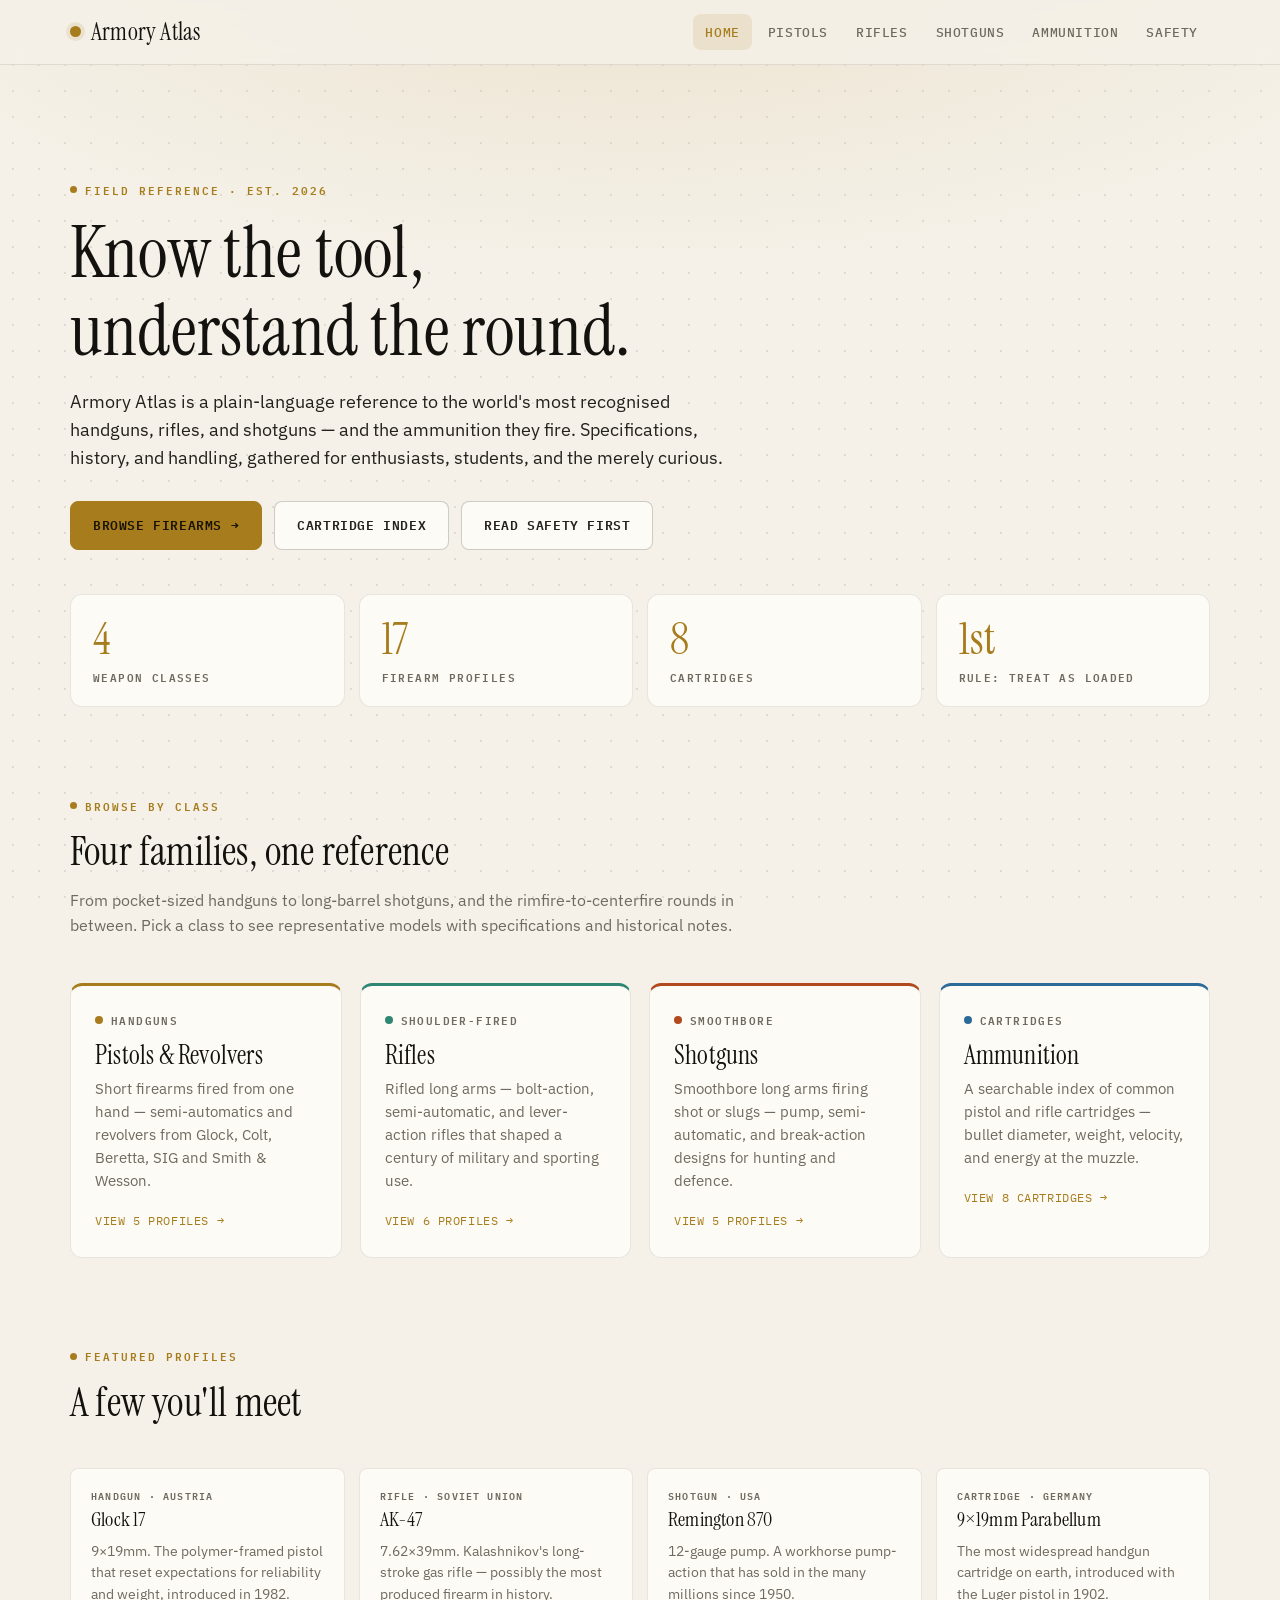
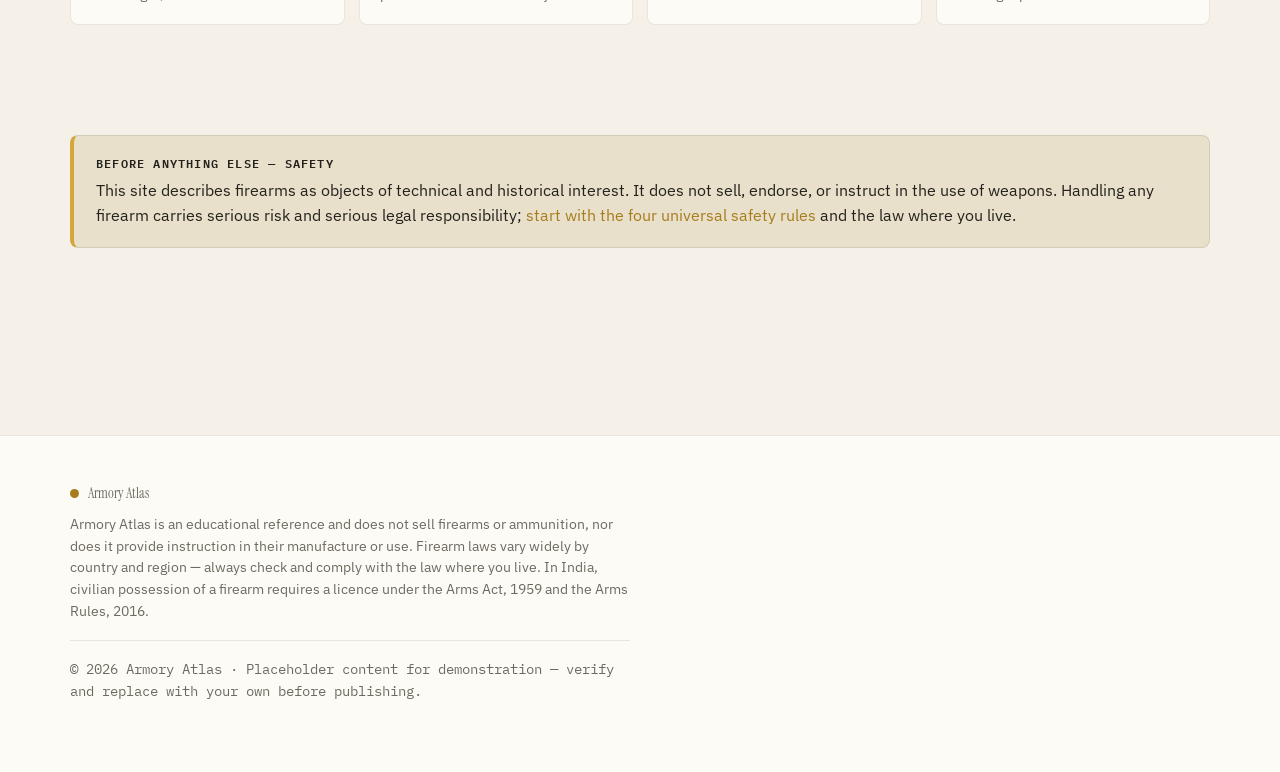
<file: index.html>
<!DOCTYPE html>
<html lang="en">
<head>
  <meta charset="UTF-8">
  <meta name="viewport" content="width=device-width, initial-scale=1.0">
  <title>Armory Atlas — A Reference Guide to Firearms & Ammunition</title>
  <meta name="description" content="An educational field reference covering handguns, rifles, shotguns, and the cartridges they fire — specs, history, and safe handling.">
  <link rel="preconnect" href="https://fonts.googleapis.com">
  <link rel="preconnect" href="https://fonts.gstatic.com" crossorigin>
  <link href="https://fonts.googleapis.com/css2?family=Instrument+Serif:ital@0;1&family=IBM+Plex+Sans:wght@400;500;600;700&family=IBM+Plex+Mono:wght@400;500;600&display=swap" rel="stylesheet">
  <link rel="stylesheet" href="assets/css/style.css">
</head>
<body>

  <header class="site-header">
    <div class="wrap header-inner">
      <a class="brand" href="index.html"><span class="brand__mark"></span>Armory Atlas</a>
      <nav class="nav" id="site-nav" aria-label="Primary navigation">
        <a href="index.html" class="is-active">Home</a>
        <a href="pistols.html">Pistols</a>
        <a href="rifles.html">Rifles</a>
        <a href="shotguns.html">Shotguns</a>
        <a href="ammunition.html">Ammunition</a>
        <a href="safety.html">Safety</a>
      </nav>
      <button class="nav-toggle" id="nav-toggle" aria-expanded="false" aria-controls="site-nav">Menu</button>
    </div>
  </header>

  <main>
    <!-- HERO -->
    <section class="hero">
      <div class="wrap">
        <span class="eyebrow">Field Reference · Est. 2026</span>
        <h1>Know the tool,<br>understand the round.</h1>
        <p class="lead">Armory Atlas is a plain-language reference to the world's most recognised handguns, rifles, and shotguns — and the ammunition they fire. Specifications, history, and handling, gathered for enthusiasts, students, and the merely curious.</p>
        <div class="hero__cta">
          <a class="btn btn--primary" href="pistols.html">Browse Firearms →</a>
          <a class="btn" href="ammunition.html">Cartridge Index</a>
          <a class="btn" href="safety.html">Read Safety First</a>
        </div>
      </div>
    </section>

    <!-- KPI -->
    <section class="section" style="padding-top:0">
      <div class="wrap">
        <div class="kpi-row">
          <div class="kpi-card fade" style="--i:0">
            <div class="kpi-card__value">4</div>
            <div class="kpi-card__label">Weapon Classes</div>
          </div>
          <div class="kpi-card fade" style="--i:1">
            <div class="kpi-card__value">17</div>
            <div class="kpi-card__label">Firearm Profiles</div>
          </div>
          <div class="kpi-card fade" style="--i:2">
            <div class="kpi-card__value">8</div>
            <div class="kpi-card__label">Cartridges</div>
          </div>
          <div class="kpi-card fade" style="--i:3">
            <div class="kpi-card__value">1st</div>
            <div class="kpi-card__label">Rule: Treat as Loaded</div>
          </div>
        </div>
      </div>
    </section>

    <!-- CATEGORIES -->
    <section class="section" style="padding-top:0">
      <div class="wrap">
        <div class="section-head">
          <span class="eyebrow">Browse by class</span>
          <h2>Four families, one reference</h2>
          <p class="muted">From pocket-sized handguns to long-barrel shotguns, and the rimfire-to-centerfire rounds in between. Pick a class to see representative models with specifications and historical notes.</p>
        </div>
        <div class="cat-grid">
          <a class="cat-card cat-card--pistols" href="pistols.html" style="--i:0">
            <div class="cat-card__label">Handguns</div>
            <h3>Pistols & Revolvers</h3>
            <p class="cat-card__desc">Short firearms fired from one hand — semi-automatics and revolvers from Glock, Colt, Beretta, SIG and Smith & Wesson.</p>
            <span class="cat-card__more">View 5 profiles →</span>
          </a>
          <a class="cat-card cat-card--rifles" href="rifles.html" style="--i:1">
            <div class="cat-card__label">Shoulder-fired</div>
            <h3>Rifles</h3>
            <p class="cat-card__desc">Rifled long arms — bolt-action, semi-automatic, and lever-action rifles that shaped a century of military and sporting use.</p>
            <span class="cat-card__more">View 6 profiles →</span>
          </a>
          <a class="cat-card cat-card--shotguns" href="shotguns.html" style="--i:2">
            <div class="cat-card__label">Smoothbore</div>
            <h3>Shotguns</h3>
            <p class="cat-card__desc">Smoothbore long arms firing shot or slugs — pump, semi-automatic, and break-action designs for hunting and defence.</p>
            <span class="cat-card__more">View 5 profiles →</span>
          </a>
          <a class="cat-card cat-card--ammo" href="ammunition.html" style="--i:3">
            <div class="cat-card__label">Cartridges</div>
            <h3>Ammunition</h3>
            <p class="cat-card__desc">A searchable index of common pistol and rifle cartridges — bullet diameter, weight, velocity, and energy at the muzzle.</p>
            <span class="cat-card__more">View 8 cartridges →</span>
          </a>
        </div>
      </div>
    </section>

    <!-- FEATURED -->
    <section class="section" style="padding-top:0">
      <div class="wrap">
        <div class="section-head">
          <span class="eyebrow">Featured profiles</span>
          <h2>A few you'll meet</h2>
        </div>
        <div class="feature-grid">
          <div class="feature-card fade" style="--i:0">
            <div class="feature-card__label">Handgun · Austria</div>
            <h3>Glock 17</h3>
            <p>9×19mm. The polymer-framed pistol that reset expectations for reliability and weight, introduced in 1982.</p>
          </div>
          <div class="feature-card fade" style="--i:1">
            <div class="feature-card__label">Rifle · Soviet Union</div>
            <h3>AK-47</h3>
            <p>7.62×39mm. Kalashnikov's long-stroke gas rifle — possibly the most produced firearm in history.</p>
          </div>
          <div class="feature-card fade" style="--i:2">
            <div class="feature-card__label">Shotgun · USA</div>
            <h3>Remington 870</h3>
            <p>12-gauge pump. A workhorse pump-action that has sold in the many millions since 1950.</p>
          </div>
          <div class="feature-card fade" style="--i:3">
            <div class="feature-card__label">Cartridge · Germany</div>
            <h3>9×19mm Parabellum</h3>
            <p>The most widespread handgun cartridge on earth, introduced with the Luger pistol in 1902.</p>
          </div>
        </div>
      </div>
    </section>

    <!-- SAFETY CALLOUT -->
    <section class="section" style="padding-top:0">
      <div class="wrap">
        <div class="callout callout--warning">
          <div class="callout__title">Before anything else — safety</div>
          <p>This site describes firearms as objects of technical and historical interest. It does not sell, endorse, or instruct in the use of weapons. Handling any firearm carries serious risk and serious legal responsibility; <a href="safety.html">start with the four universal safety rules</a> and the law where you live.</p>
        </div>
      </div>
    </section>
  </main>

  <footer class="site-footer">
    <div class="wrap">
      <p class="site-footer__brand">Armory Atlas</p>
      <p>Armory Atlas is an educational reference and does not sell firearms or ammunition, nor does it provide instruction in their manufacture or use. Firearm laws vary widely by country and region — always check and comply with the law where you live. In India, civilian possession of a firearm requires a licence under the Arms Act, 1959 and the Arms Rules, 2016.</p>
      <p class="site-footer__fine">© <span data-year>2026</span> Armory Atlas · Placeholder content for demonstration — verify and replace with your own before publishing.</p>
    </div>
  </footer>

  <script src="assets/js/main.js"></script>
</body>
</html>
</file>
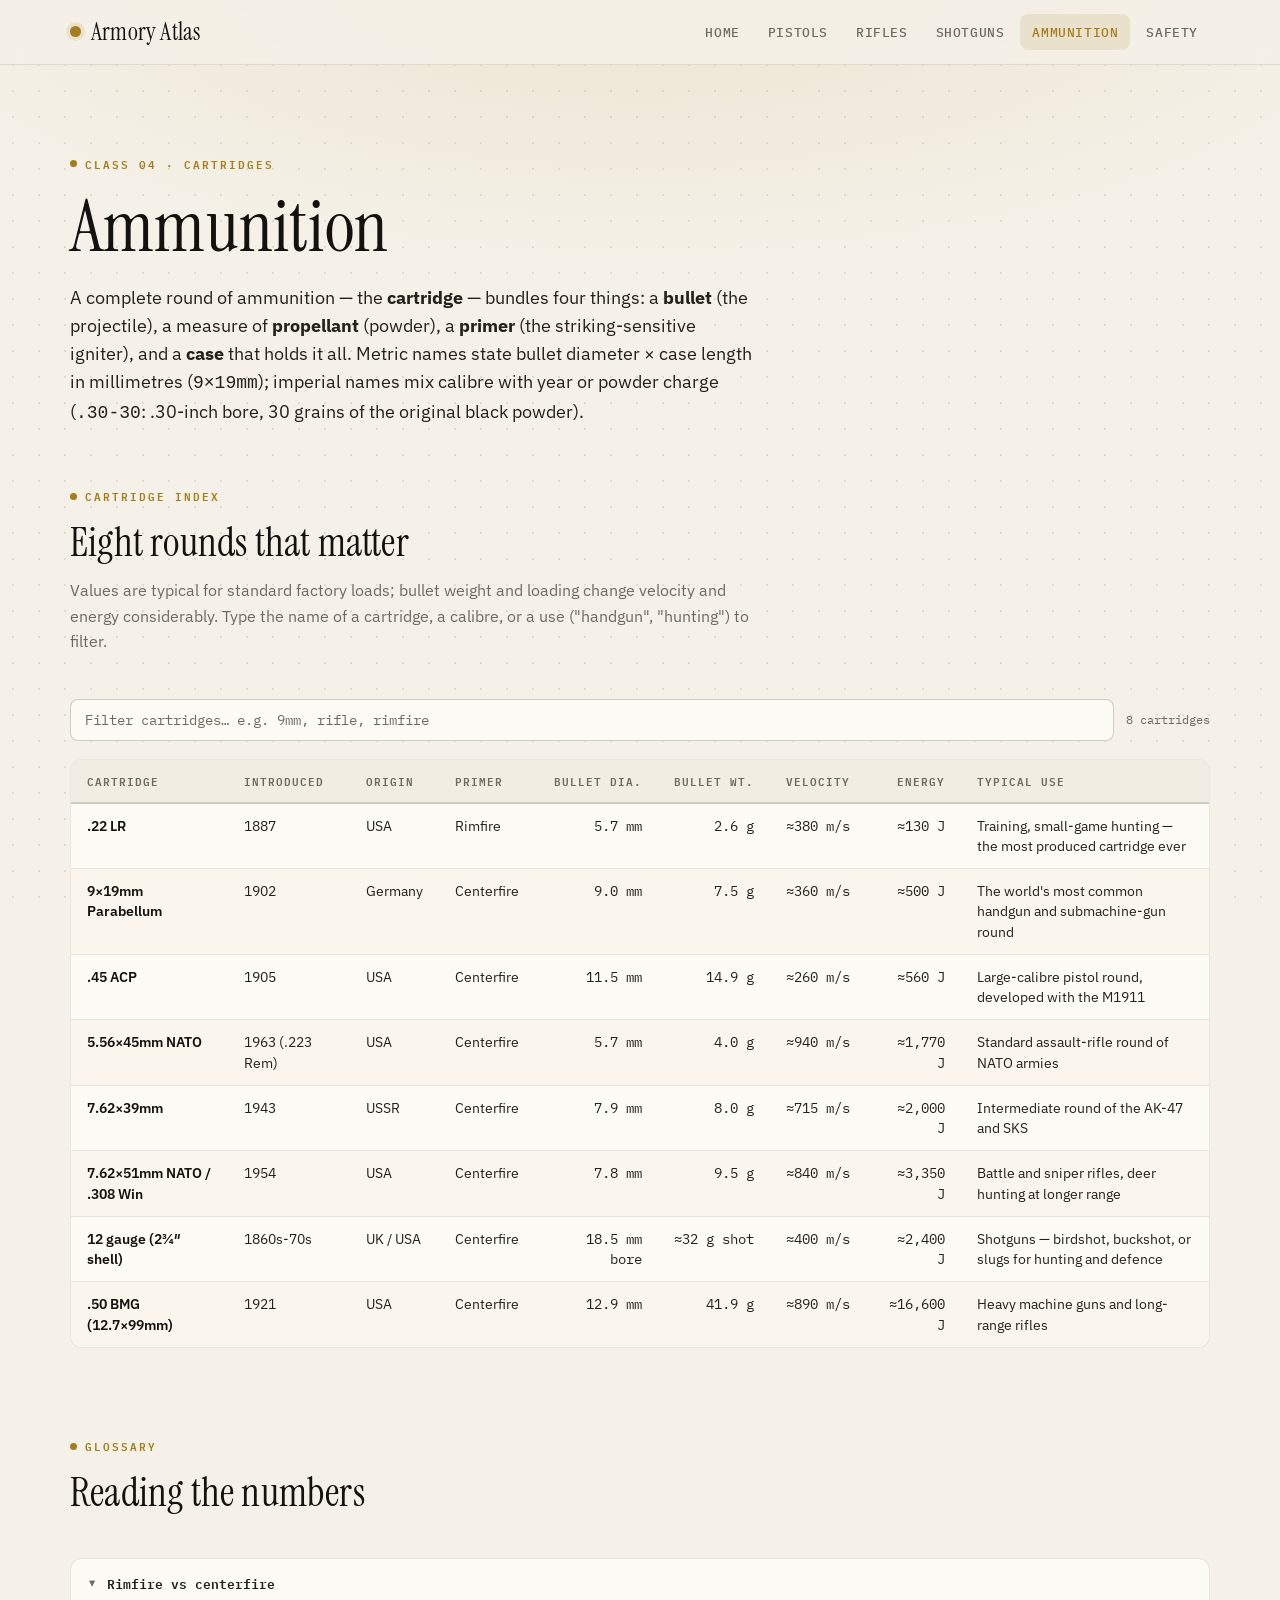
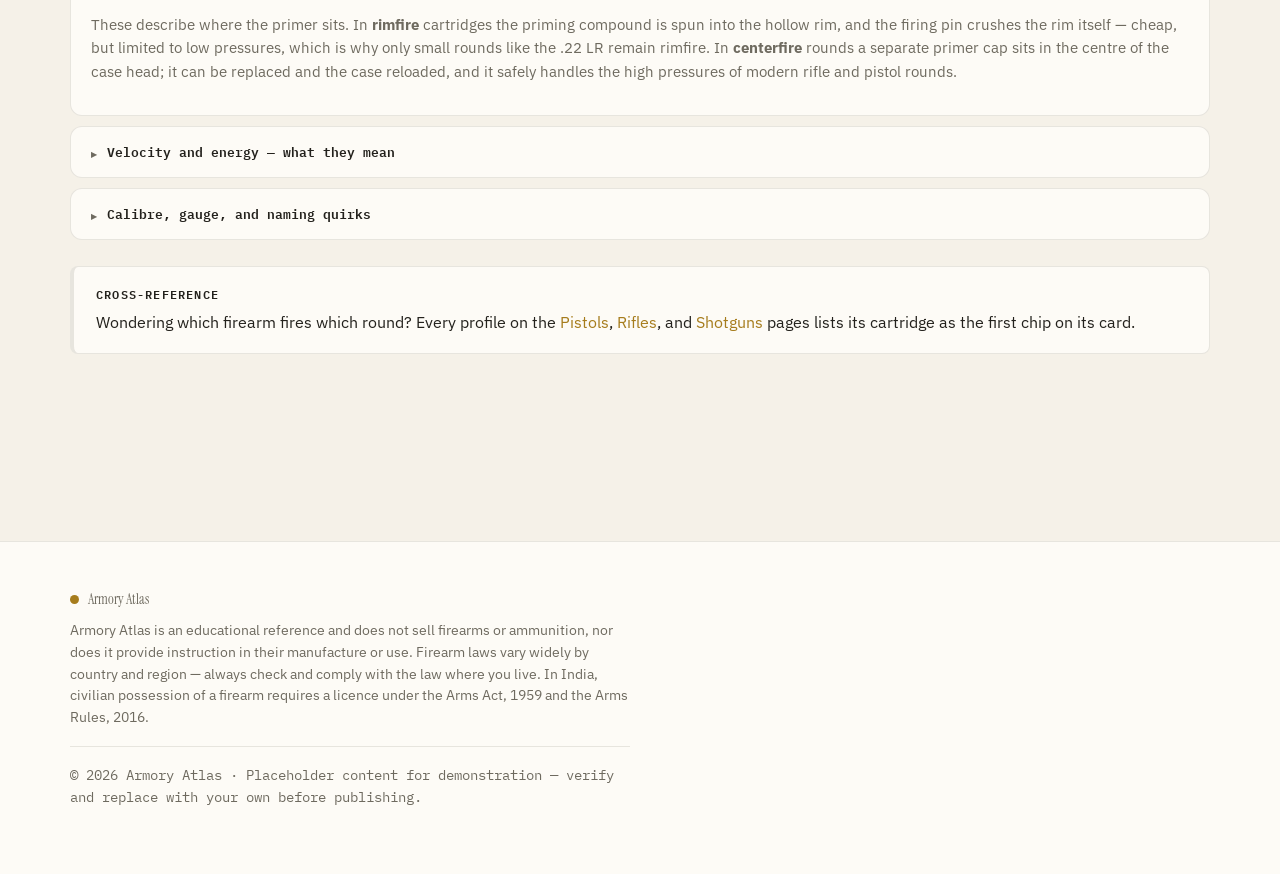
<file: ammunition.html>
<!DOCTYPE html>
<html lang="en">
<head>
  <meta charset="UTF-8">
  <meta name="viewport" content="width=device-width, initial-scale=1.0">
  <title>Ammunition — Armory Atlas</title>
  <meta name="description" content="A searchable index of common cartridges — .22 LR, 9×19mm, .45 ACP, 5.56×45mm, 7.62×39mm, .308, 12 gauge, .50 BMG — with bullet diameter, weight, velocity, and energy.">
  <link rel="preconnect" href="https://fonts.googleapis.com">
  <link rel="preconnect" href="https://fonts.gstatic.com" crossorigin>
  <link href="https://fonts.googleapis.com/css2?family=Instrument+Serif:ital@0;1&family=IBM+Plex+Sans:wght@400;500;600;700&family=IBM+Plex+Mono:wght@400;500;600&display=swap" rel="stylesheet">
  <link rel="stylesheet" href="assets/css/style.css">
</head>
<body>

  <header class="site-header">
    <div class="wrap header-inner">
      <a class="brand" href="index.html"><span class="brand__mark"></span>Armory Atlas</a>
      <nav class="nav" id="site-nav" aria-label="Primary navigation">
        <a href="index.html">Home</a>
        <a href="pistols.html">Pistols</a>
        <a href="rifles.html">Rifles</a>
        <a href="shotguns.html">Shotguns</a>
        <a href="ammunition.html" class="is-active">Ammunition</a>
        <a href="safety.html">Safety</a>
      </nav>
      <button class="nav-toggle" id="nav-toggle" aria-expanded="false" aria-controls="site-nav">Menu</button>
    </div>
  </header>

  <main>
    <section class="page-head">
      <div class="wrap">
        <span class="eyebrow">Class 04 · Cartridges</span>
        <h1>Ammunition</h1>
        <p class="lead">A complete round of ammunition — the <strong>cartridge</strong> — bundles four things: a <strong>bullet</strong> (the projectile), a measure of <strong>propellant</strong> (powder), a <strong>primer</strong> (the striking-sensitive igniter), and a <strong>case</strong> that holds it all. Metric names state bullet diameter × case length in millimetres (<code>9×19mm</code>); imperial names mix calibre with year or powder charge (<code>.30-30</code>: .30-inch bore, 30 grains of the original black powder).</p>
      </div>
    </section>

    <section class="section" style="padding-top:0">
      <div class="wrap">
        <div class="section-head">
          <span class="eyebrow">Cartridge index</span>
          <h2>Eight rounds that matter</h2>
          <p class="muted">Values are typical for standard factory loads; bullet weight and loading change velocity and energy considerably. Type the name of a cartridge, a calibre, or a use ("handgun", "hunting") to filter.</p>
        </div>

        <div class="filter-bar">
          <input type="search" id="tableFilter" placeholder="Filter cartridges… e.g. 9mm, rifle, rimfire" aria-label="Filter cartridge table">
          <span class="count" id="filterCount">8 cartridges</span>
        </div>

        <div class="table-wrap">
          <div class="table-scroll">
            <table class="data-table" id="ammoTable">
              <thead>
                <tr>
                  <th>Cartridge</th>
                  <th>Introduced</th>
                  <th>Origin</th>
                  <th>Primer</th>
                  <th class="num">Bullet dia.</th>
                  <th class="num">Bullet wt.</th>
                  <th class="num">Velocity</th>
                  <th class="num">Energy</th>
                  <th>Typical use</th>
                </tr>
              </thead>
              <tbody>
                <tr>
                  <td><span class="name">.22 LR</span></td>
                  <td>1887</td><td>USA</td><td>Rimfire</td>
                  <td class="num">5.7 mm</td><td class="num">2.6 g</td><td class="num">≈380 m/s</td><td class="num">≈130 J</td>
                  <td>Training, small-game hunting — the most produced cartridge ever</td>
                </tr>
                <tr>
                  <td><span class="name">9×19mm Parabellum</span></td>
                  <td>1902</td><td>Germany</td><td>Centerfire</td>
                  <td class="num">9.0 mm</td><td class="num">7.5 g</td><td class="num">≈360 m/s</td><td class="num">≈500 J</td>
                  <td>The world's most common handgun and submachine-gun round</td>
                </tr>
                <tr>
                  <td><span class="name">.45 ACP</span></td>
                  <td>1905</td><td>USA</td><td>Centerfire</td>
                  <td class="num">11.5 mm</td><td class="num">14.9 g</td><td class="num">≈260 m/s</td><td class="num">≈560 J</td>
                  <td>Large-calibre pistol round, developed with the M1911</td>
                </tr>
                <tr>
                  <td><span class="name">5.56×45mm NATO</span></td>
                  <td>1963 (.223 Rem)</td><td>USA</td><td>Centerfire</td>
                  <td class="num">5.7 mm</td><td class="num">4.0 g</td><td class="num">≈940 m/s</td><td class="num">≈1,770 J</td>
                  <td>Standard assault-rifle round of NATO armies</td>
                </tr>
                <tr>
                  <td><span class="name">7.62×39mm</span></td>
                  <td>1943</td><td>USSR</td><td>Centerfire</td>
                  <td class="num">7.9 mm</td><td class="num">8.0 g</td><td class="num">≈715 m/s</td><td class="num">≈2,000 J</td>
                  <td>Intermediate round of the AK-47 and SKS</td>
                </tr>
                <tr>
                  <td><span class="name">7.62×51mm NATO / .308 Win</span></td>
                  <td>1954</td><td>USA</td><td>Centerfire</td>
                  <td class="num">7.8 mm</td><td class="num">9.5 g</td><td class="num">≈840 m/s</td><td class="num">≈3,350 J</td>
                  <td>Battle and sniper rifles, deer hunting at longer range</td>
                </tr>
                <tr>
                  <td><span class="name">12 gauge (2¾″ shell)</span></td>
                  <td>1860s-70s</td><td>UK / USA</td><td>Centerfire</td>
                  <td class="num">18.5 mm bore</td><td class="num">≈32 g shot</td><td class="num">≈400 m/s</td><td class="num">≈2,400 J</td>
                  <td>Shotguns — birdshot, buckshot, or slugs for hunting and defence</td>
                </tr>
                <tr>
                  <td><span class="name">.50 BMG (12.7×99mm)</span></td>
                  <td>1921</td><td>USA</td><td>Centerfire</td>
                  <td class="num">12.9 mm</td><td class="num">41.9 g</td><td class="num">≈890 m/s</td><td class="num">≈16,600 J</td>
                  <td>Heavy machine guns and long-range rifles</td>
                </tr>
              </tbody>
            </table>
          </div>
        </div>
      </div>
    </section>

    <section class="section" style="padding-top:0">
      <div class="wrap">
        <div class="section-head">
          <span class="eyebrow">Glossary</span>
          <h2>Reading the numbers</h2>
        </div>

        <details class="collapsible" open>
          <summary>Rimfire vs centerfire</summary>
          <div class="body">
            <p>These describe where the primer sits. In <strong>rimfire</strong> cartridges the priming compound is spun into the hollow rim, and the firing pin crushes the rim itself — cheap, but limited to low pressures, which is why only small rounds like the .22 LR remain rimfire. In <strong>centerfire</strong> rounds a separate primer cap sits in the centre of the case head; it can be replaced and the case reloaded, and it safely handles the high pressures of modern rifle and pistol rounds.</p>
          </div>
        </details>
        <details class="collapsible">
          <summary>Velocity and energy — what they mean</summary>
          <div class="body">
            <p><strong>Muzzle velocity</strong> is how fast the bullet leaves the barrel; faster means a flatter trajectory and less need to compensate for distance. <strong>Muzzle energy</strong> (in joules) is the kinetic work the bullet carries — roughly, its potential effect on a target — and scales with both mass and the square of speed. A .22 LR and a 5.56mm bullet have nearly the same diameter, but the 5.56 carries well over ten times the energy.</p>
          </div>
        </details>
        <details class="collapsible">
          <summary>Calibre, gauge, and naming quirks</summary>
          <div class="body">
            <p>"Calibre" is bore diameter — .45 means roughly 0.45 inch, 9mm means 9 millimetres — but names are historical, not exact: a .38 Special actually uses a .357-inch bullet. Shotguns use <strong>gauge</strong>, where the number of lead balls of bore diameter that weigh one pound gives the designation (12-gauge = twelve balls to the pound). Metric rifle names give diameter × case length, so 7.62×39mm and 7.62×51mm share a bullet diameter but the longer case holds far more powder.</p>
          </div>
        </details>

        <div class="callout">
          <div class="callout__title">Cross-reference</div>
          <p>Wondering which firearm fires which round? Every profile on the <a href="pistols.html">Pistols</a>, <a href="rifles.html">Rifles</a>, and <a href="shotguns.html">Shotguns</a> pages lists its cartridge as the first chip on its card.</p>
        </div>
      </div>
    </section>
  </main>

  <footer class="site-footer">
    <div class="wrap">
      <p class="site-footer__brand">Armory Atlas</p>
      <p>Armory Atlas is an educational reference and does not sell firearms or ammunition, nor does it provide instruction in their manufacture or use. Firearm laws vary widely by country and region — always check and comply with the law where you live. In India, civilian possession of a firearm requires a licence under the Arms Act, 1959 and the Arms Rules, 2016.</p>
      <p class="site-footer__fine">© <span data-year>2026</span> Armory Atlas · Placeholder content for demonstration — verify and replace with your own before publishing.</p>
    </div>
  </footer>

  <script src="assets/js/main.js"></script>
</body>
</html>
</file>
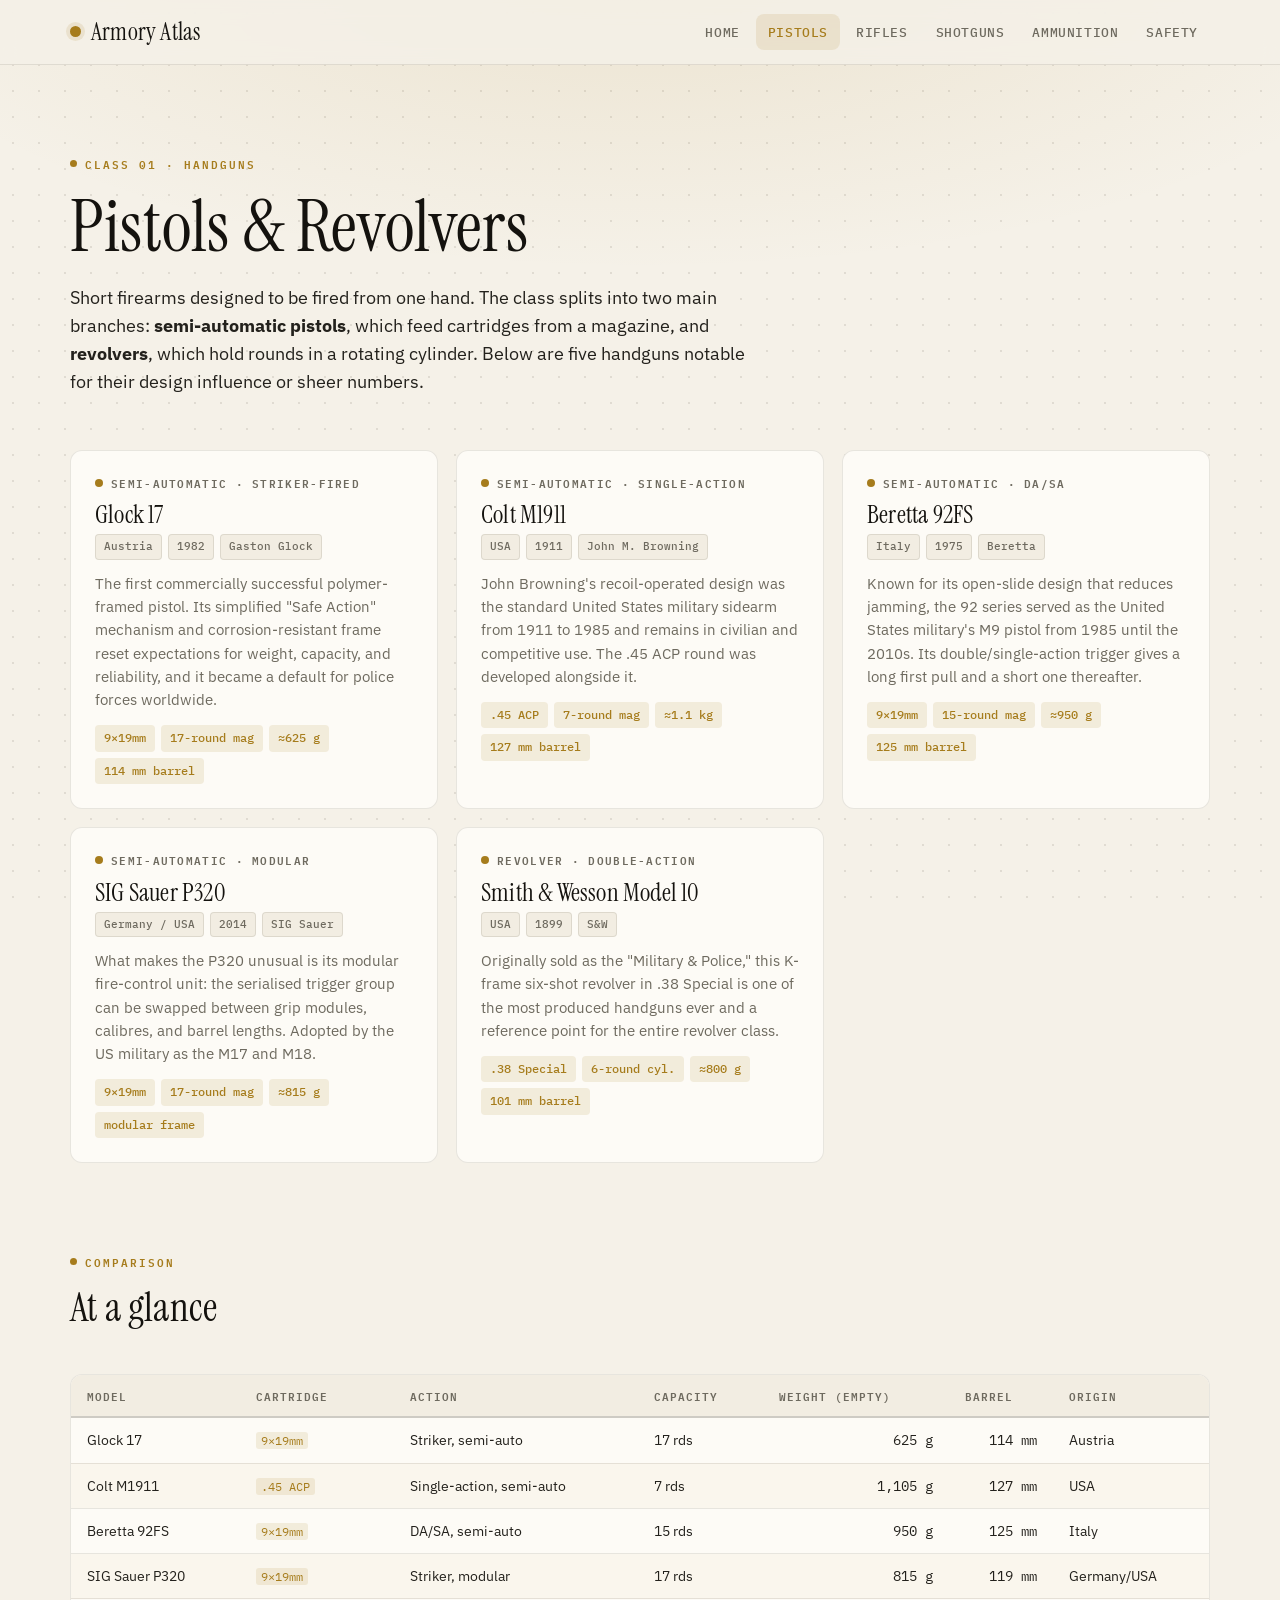
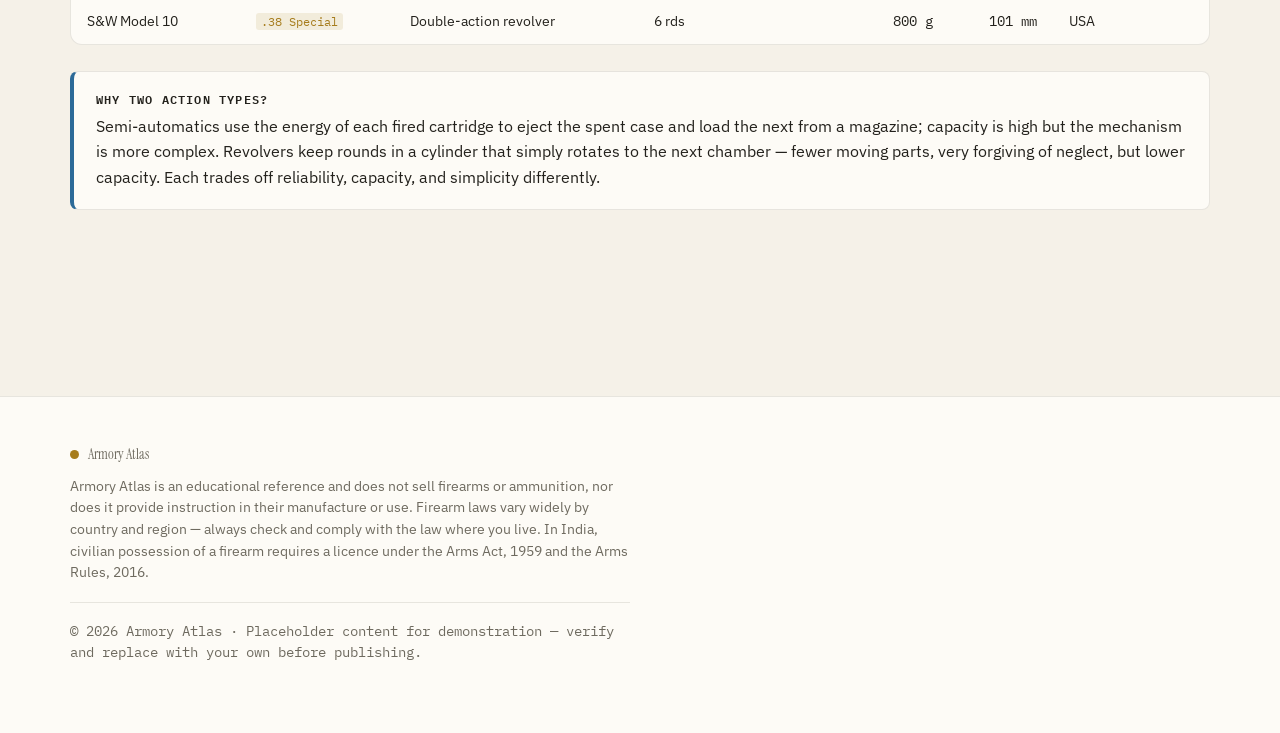
<file: pistols.html>
<!DOCTYPE html>
<html lang="en">
<head>
  <meta charset="UTF-8">
  <meta name="viewport" content="width=device-width, initial-scale=1.0">
  <title>Pistols & Revolvers — Armory Atlas</title>
  <meta name="description" content="Reference profiles of notable handguns: Glock 17, Colt M1911, Beretta 92FS, SIG Sauer P320, and the Smith & Wesson Model 10 revolver.">
  <link rel="preconnect" href="https://fonts.googleapis.com">
  <link rel="preconnect" href="https://fonts.gstatic.com" crossorigin>
  <link href="https://fonts.googleapis.com/css2?family=Instrument+Serif:ital@0;1&family=IBM+Plex+Sans:wght@400;500;600;700&family=IBM+Plex+Mono:wght@400;500;600&display=swap" rel="stylesheet">
  <link rel="stylesheet" href="assets/css/style.css">
</head>
<body>

  <header class="site-header">
    <div class="wrap header-inner">
      <a class="brand" href="index.html"><span class="brand__mark"></span>Armory Atlas</a>
      <nav class="nav" id="site-nav" aria-label="Primary navigation">
        <a href="index.html">Home</a>
        <a href="pistols.html" class="is-active">Pistols</a>
        <a href="rifles.html">Rifles</a>
        <a href="shotguns.html">Shotguns</a>
        <a href="ammunition.html">Ammunition</a>
        <a href="safety.html">Safety</a>
      </nav>
      <button class="nav-toggle" id="nav-toggle" aria-expanded="false" aria-controls="site-nav">Menu</button>
    </div>
  </header>

  <main>
    <section class="page-head">
      <div class="wrap">
        <span class="eyebrow">Class 01 · Handguns</span>
        <h1>Pistols & Revolvers</h1>
        <p class="lead">Short firearms designed to be fired from one hand. The class splits into two main branches: <strong>semi-automatic pistols</strong>, which feed cartridges from a magazine, and <strong>revolvers</strong>, which hold rounds in a rotating cylinder. Below are five handguns notable for their design influence or sheer numbers.</p>
      </div>
    </section>

    <section class="section" style="padding-top:0">
      <div class="wrap">
        <div class="entry-grid">

          <article class="entry-card" style="--i:0">
            <div class="entry-card__label">Semi-automatic · Striker-fired</div>
            <h3>Glock 17</h3>
            <div class="meta-row"><span class="tag">Austria</span><span class="tag">1982</span><span class="tag">Gaston Glock</span></div>
            <p>The first commercially successful polymer-framed pistol. Its simplified "Safe Action" mechanism and corrosion-resistant frame reset expectations for weight, capacity, and reliability, and it became a default for police forces worldwide.</p>
            <div class="chips"><span class="chip">9×19mm</span><span class="chip">17-round mag</span><span class="chip">≈625 g</span><span class="chip">114 mm barrel</span></div>
          </article>

          <article class="entry-card" style="--i:1">
            <div class="entry-card__label">Semi-automatic · Single-action</div>
            <h3>Colt M1911</h3>
            <div class="meta-row"><span class="tag">USA</span><span class="tag">1911</span><span class="tag">John M. Browning</span></div>
            <p>John Browning's recoil-operated design was the standard United States military sidearm from 1911 to 1985 and remains in civilian and competitive use. The .45 ACP round was developed alongside it.</p>
            <div class="chips"><span class="chip">.45 ACP</span><span class="chip">7-round mag</span><span class="chip">≈1.1 kg</span><span class="chip">127 mm barrel</span></div>
          </article>

          <article class="entry-card" style="--i:2">
            <div class="entry-card__label">Semi-automatic · DA/SA</div>
            <h3>Beretta 92FS</h3>
            <div class="meta-row"><span class="tag">Italy</span><span class="tag">1975</span><span class="tag">Beretta</span></div>
            <p>Known for its open-slide design that reduces jamming, the 92 series served as the United States military's M9 pistol from 1985 until the 2010s. Its double/single-action trigger gives a long first pull and a short one thereafter.</p>
            <div class="chips"><span class="chip">9×19mm</span><span class="chip">15-round mag</span><span class="chip">≈950 g</span><span class="chip">125 mm barrel</span></div>
          </article>

          <article class="entry-card" style="--i:3">
            <div class="entry-card__label">Semi-automatic · Modular</div>
            <h3>SIG Sauer P320</h3>
            <div class="meta-row"><span class="tag">Germany / USA</span><span class="tag">2014</span><span class="tag">SIG Sauer</span></div>
            <p>What makes the P320 unusual is its modular fire-control unit: the serialised trigger group can be swapped between grip modules, calibres, and barrel lengths. Adopted by the US military as the M17 and M18.</p>
            <div class="chips"><span class="chip">9×19mm</span><span class="chip">17-round mag</span><span class="chip">≈815 g</span><span class="chip">modular frame</span></div>
          </article>

          <article class="entry-card" style="--i:4">
            <div class="entry-card__label">Revolver · Double-action</div>
            <h3>Smith & Wesson Model 10</h3>
            <div class="meta-row"><span class="tag">USA</span><span class="tag">1899</span><span class="tag">S&W</span></div>
            <p>Originally sold as the "Military & Police," this K-frame six-shot revolver in .38 Special is one of the most produced handguns ever and a reference point for the entire revolver class.</p>
            <div class="chips"><span class="chip">.38 Special</span><span class="chip">6-round cyl.</span><span class="chip">≈800 g</span><span class="chip">101 mm barrel</span></div>
          </article>

        </div>
      </div>
    </section>

    <section class="section" style="padding-top:0">
      <div class="wrap">
        <div class="section-head">
          <span class="eyebrow">Comparison</span>
          <h2>At a glance</h2>
        </div>
        <div class="table-wrap">
          <div class="table-scroll">
            <table class="data-table">
              <thead>
                <tr>
                  <th>Model</th><th>Cartridge</th><th>Action</th><th>Capacity</th><th>Weight (empty)</th><th>Barrel</th><th>Origin</th>
                </tr>
              </thead>
              <tbody>
                <tr><td class="name">Glock 17</td><td><code>9×19mm</code></td><td>Striker, semi-auto</td><td>17 rds</td><td class="num">625 g</td><td class="num">114 mm</td><td>Austria</td></tr>
                <tr><td class="name">Colt M1911</td><td><code>.45 ACP</code></td><td>Single-action, semi-auto</td><td>7 rds</td><td class="num">1,105 g</td><td class="num">127 mm</td><td>USA</td></tr>
                <tr><td class="name">Beretta 92FS</td><td><code>9×19mm</code></td><td>DA/SA, semi-auto</td><td>15 rds</td><td class="num">950 g</td><td class="num">125 mm</td><td>Italy</td></tr>
                <tr><td class="name">SIG Sauer P320</td><td><code>9×19mm</code></td><td>Striker, modular</td><td>17 rds</td><td class="num">815 g</td><td class="num">119 mm</td><td>Germany/USA</td></tr>
                <tr><td class="name">S&W Model 10</td><td><code>.38 Special</code></td><td>Double-action revolver</td><td>6 rds</td><td class="num">800 g</td><td class="num">101 mm</td><td>USA</td></tr>
              </tbody>
            </table>
          </div>
        </div>
        <div class="callout callout--info">
          <div class="callout__title">Why two action types?</div>
          <p>Semi-automatics use the energy of each fired cartridge to eject the spent case and load the next from a magazine; capacity is high but the mechanism is more complex. Revolvers keep rounds in a cylinder that simply rotates to the next chamber — fewer moving parts, very forgiving of neglect, but lower capacity. Each trades off reliability, capacity, and simplicity differently.</p>
        </div>
      </div>
    </section>
  </main>

  <footer class="site-footer">
    <div class="wrap">
      <p class="site-footer__brand">Armory Atlas</p>
      <p>Armory Atlas is an educational reference and does not sell firearms or ammunition, nor does it provide instruction in their manufacture or use. Firearm laws vary widely by country and region — always check and comply with the law where you live. In India, civilian possession of a firearm requires a licence under the Arms Act, 1959 and the Arms Rules, 2016.</p>
      <p class="site-footer__fine">© <span data-year>2026</span> Armory Atlas · Placeholder content for demonstration — verify and replace with your own before publishing.</p>
    </div>
  </footer>

  <script src="assets/js/main.js"></script>
</body>
</html>
</file>
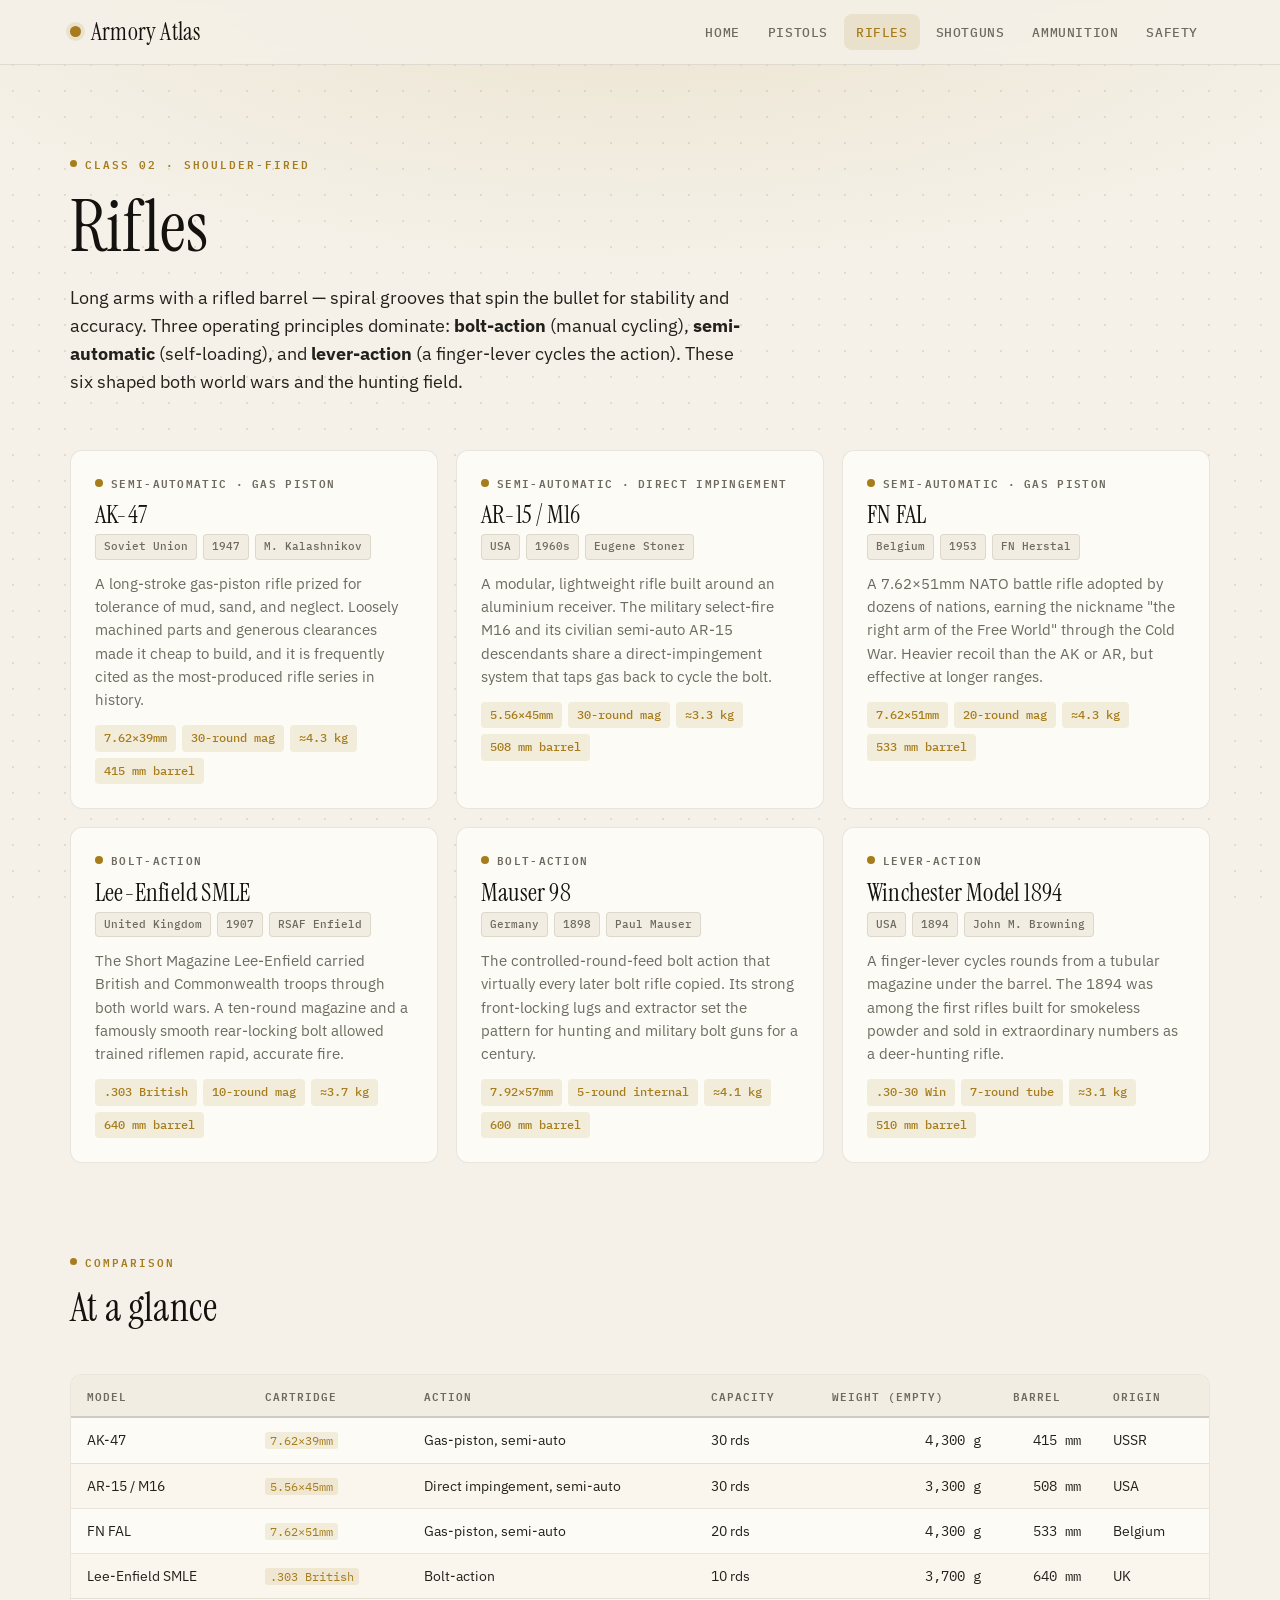
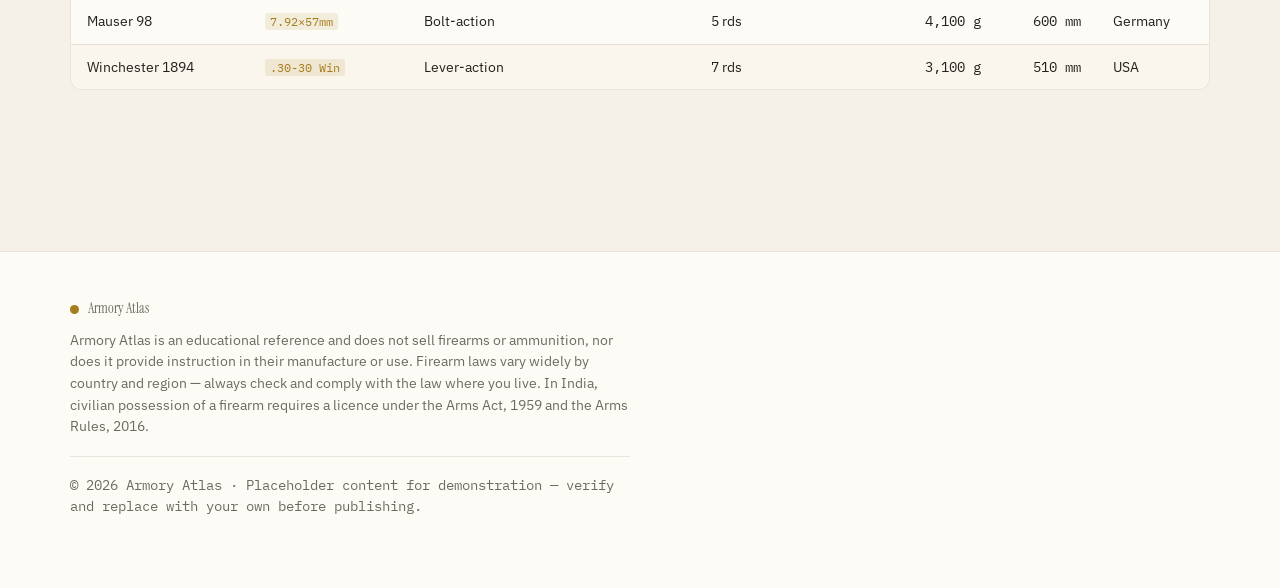
<file: rifles.html>
<!DOCTYPE html>
<html lang="en">
<head>
  <meta charset="UTF-8">
  <meta name="viewport" content="width=device-width, initial-scale=1.0">
  <title>Rifles — Armory Atlas</title>
  <meta name="description" content="Reference profiles of notable rifles: AK-47, AR-15/M16, FN FAL, Lee-Enfield, Mauser 98, and the Winchester Model 1894.">
  <link rel="preconnect" href="https://fonts.googleapis.com">
  <link rel="preconnect" href="https://fonts.gstatic.com" crossorigin>
  <link href="https://fonts.googleapis.com/css2?family=Instrument+Serif:ital@0;1&family=IBM+Plex+Sans:wght@400;500;600;700&family=IBM+Plex+Mono:wght@400;500;600&display=swap" rel="stylesheet">
  <link rel="stylesheet" href="assets/css/style.css">
</head>
<body>

  <header class="site-header">
    <div class="wrap header-inner">
      <a class="brand" href="index.html"><span class="brand__mark"></span>Armory Atlas</a>
      <nav class="nav" id="site-nav" aria-label="Primary navigation">
        <a href="index.html">Home</a>
        <a href="pistols.html">Pistols</a>
        <a href="rifles.html" class="is-active">Rifles</a>
        <a href="shotguns.html">Shotguns</a>
        <a href="ammunition.html">Ammunition</a>
        <a href="safety.html">Safety</a>
      </nav>
      <button class="nav-toggle" id="nav-toggle" aria-expanded="false" aria-controls="site-nav">Menu</button>
    </div>
  </header>

  <main>
    <section class="page-head">
      <div class="wrap">
        <span class="eyebrow">Class 02 · Shoulder-fired</span>
        <h1>Rifles</h1>
        <p class="lead">Long arms with a rifled barrel — spiral grooves that spin the bullet for stability and accuracy. Three operating principles dominate: <strong>bolt-action</strong> (manual cycling), <strong>semi-automatic</strong> (self-loading), and <strong>lever-action</strong> (a finger-lever cycles the action). These six shaped both world wars and the hunting field.</p>
      </div>
    </section>

    <section class="section" style="padding-top:0">
      <div class="wrap">
        <div class="entry-grid">

          <article class="entry-card" style="--i:0">
            <div class="entry-card__label">Semi-automatic · Gas piston</div>
            <h3>AK-47</h3>
            <div class="meta-row"><span class="tag">Soviet Union</span><span class="tag">1947</span><span class="tag">M. Kalashnikov</span></div>
            <p>A long-stroke gas-piston rifle prized for tolerance of mud, sand, and neglect. Loosely machined parts and generous clearances made it cheap to build, and it is frequently cited as the most-produced rifle series in history.</p>
            <div class="chips"><span class="chip">7.62×39mm</span><span class="chip">30-round mag</span><span class="chip">≈4.3 kg</span><span class="chip">415 mm barrel</span></div>
          </article>

          <article class="entry-card" style="--i:1">
            <div class="entry-card__label">Semi-automatic · Direct impingement</div>
            <h3>AR-15 / M16</h3>
            <div class="meta-row"><span class="tag">USA</span><span class="tag">1960s</span><span class="tag">Eugene Stoner</span></div>
            <p>A modular, lightweight rifle built around an aluminium receiver. The military select-fire M16 and its civilian semi-auto AR-15 descendants share a direct-impingement system that taps gas back to cycle the bolt.</p>
            <div class="chips"><span class="chip">5.56×45mm</span><span class="chip">30-round mag</span><span class="chip">≈3.3 kg</span><span class="chip">508 mm barrel</span></div>
          </article>

          <article class="entry-card" style="--i:2">
            <div class="entry-card__label">Semi-automatic · Gas piston</div>
            <h3>FN FAL</h3>
            <div class="meta-row"><span class="tag">Belgium</span><span class="tag">1953</span><span class="tag">FN Herstal</span></div>
            <p>A 7.62×51mm NATO battle rifle adopted by dozens of nations, earning the nickname "the right arm of the Free World" through the Cold War. Heavier recoil than the AK or AR, but effective at longer ranges.</p>
            <div class="chips"><span class="chip">7.62×51mm</span><span class="chip">20-round mag</span><span class="chip">≈4.3 kg</span><span class="chip">533 mm barrel</span></div>
          </article>

          <article class="entry-card" style="--i:3">
            <div class="entry-card__label">Bolt-action</div>
            <h3>Lee-Enfield SMLE</h3>
            <div class="meta-row"><span class="tag">United Kingdom</span><span class="tag">1907</span><span class="tag">RSAF Enfield</span></div>
            <p>The Short Magazine Lee-Enfield carried British and Commonwealth troops through both world wars. A ten-round magazine and a famously smooth rear-locking bolt allowed trained riflemen rapid, accurate fire.</p>
            <div class="chips"><span class="chip">.303 British</span><span class="chip">10-round mag</span><span class="chip">≈3.7 kg</span><span class="chip">640 mm barrel</span></div>
          </article>

          <article class="entry-card" style="--i:4">
            <div class="entry-card__label">Bolt-action</div>
            <h3>Mauser 98</h3>
            <div class="meta-row"><span class="tag">Germany</span><span class="tag">1898</span><span class="tag">Paul Mauser</span></div>
            <p>The controlled-round-feed bolt action that virtually every later bolt rifle copied. Its strong front-locking lugs and extractor set the pattern for hunting and military bolt guns for a century.</p>
            <div class="chips"><span class="chip">7.92×57mm</span><span class="chip">5-round internal</span><span class="chip">≈4.1 kg</span><span class="chip">600 mm barrel</span></div>
          </article>

          <article class="entry-card" style="--i:5">
            <div class="entry-card__label">Lever-action</div>
            <h3>Winchester Model 1894</h3>
            <div class="meta-row"><span class="tag">USA</span><span class="tag">1894</span><span class="tag">John M. Browning</span></div>
            <p>A finger-lever cycles rounds from a tubular magazine under the barrel. The 1894 was among the first rifles built for smokeless powder and sold in extraordinary numbers as a deer-hunting rifle.</p>
            <div class="chips"><span class="chip">.30-30 Win</span><span class="chip">7-round tube</span><span class="chip">≈3.1 kg</span><span class="chip">510 mm barrel</span></div>
          </article>

        </div>
      </div>
    </section>

    <section class="section" style="padding-top:0">
      <div class="wrap">
        <div class="section-head">
          <span class="eyebrow">Comparison</span>
          <h2>At a glance</h2>
        </div>
        <div class="table-wrap">
          <div class="table-scroll">
            <table class="data-table">
              <thead>
                <tr>
                  <th>Model</th><th>Cartridge</th><th>Action</th><th>Capacity</th><th>Weight (empty)</th><th>Barrel</th><th>Origin</th>
                </tr>
              </thead>
              <tbody>
                <tr><td class="name">AK-47</td><td><code>7.62×39mm</code></td><td>Gas-piston, semi-auto</td><td>30 rds</td><td class="num">4,300 g</td><td class="num">415 mm</td><td>USSR</td></tr>
                <tr><td class="name">AR-15 / M16</td><td><code>5.56×45mm</code></td><td>Direct impingement, semi-auto</td><td>30 rds</td><td class="num">3,300 g</td><td class="num">508 mm</td><td>USA</td></tr>
                <tr><td class="name">FN FAL</td><td><code>7.62×51mm</code></td><td>Gas-piston, semi-auto</td><td>20 rds</td><td class="num">4,300 g</td><td class="num">533 mm</td><td>Belgium</td></tr>
                <tr><td class="name">Lee-Enfield SMLE</td><td><code>.303 British</code></td><td>Bolt-action</td><td>10 rds</td><td class="num">3,700 g</td><td class="num">640 mm</td><td>UK</td></tr>
                <tr><td class="name">Mauser 98</td><td><code>7.92×57mm</code></td><td>Bolt-action</td><td>5 rds</td><td class="num">4,100 g</td><td class="num">600 mm</td><td>Germany</td></tr>
                <tr><td class="name">Winchester 1894</td><td><code>.30-30 Win</code></td><td>Lever-action</td><td>7 rds</td><td class="num">3,100 g</td><td class="num">510 mm</td><td>USA</td></tr>
              </tbody>
            </table>
          </div>
        </div>
      </div>
    </section>
  </main>

  <footer class="site-footer">
    <div class="wrap">
      <p class="site-footer__brand">Armory Atlas</p>
      <p>Armory Atlas is an educational reference and does not sell firearms or ammunition, nor does it provide instruction in their manufacture or use. Firearm laws vary widely by country and region — always check and comply with the law where you live. In India, civilian possession of a firearm requires a licence under the Arms Act, 1959 and the Arms Rules, 2016.</p>
      <p class="site-footer__fine">© <span data-year>2026</span> Armory Atlas · Placeholder content for demonstration — verify and replace with your own before publishing.</p>
    </div>
  </footer>

  <script src="assets/js/main.js"></script>
</body>
</html>
</file>
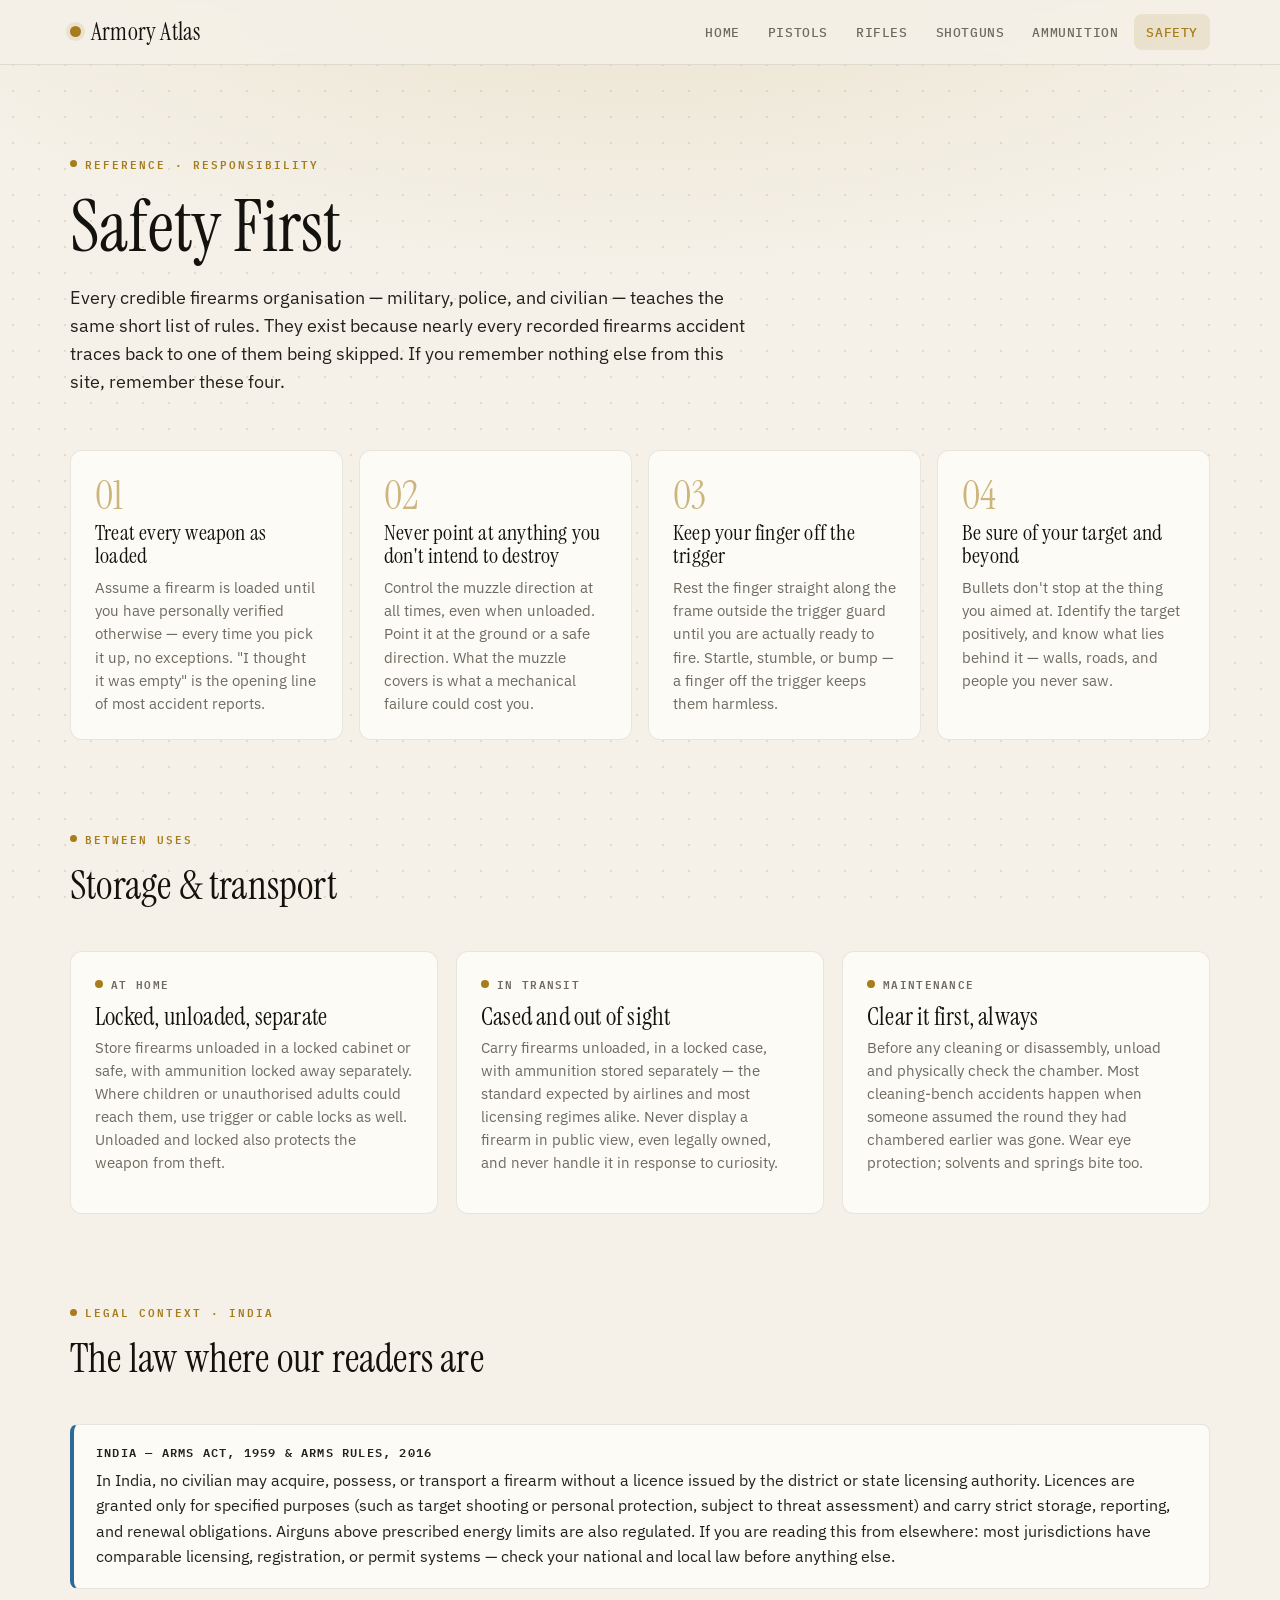
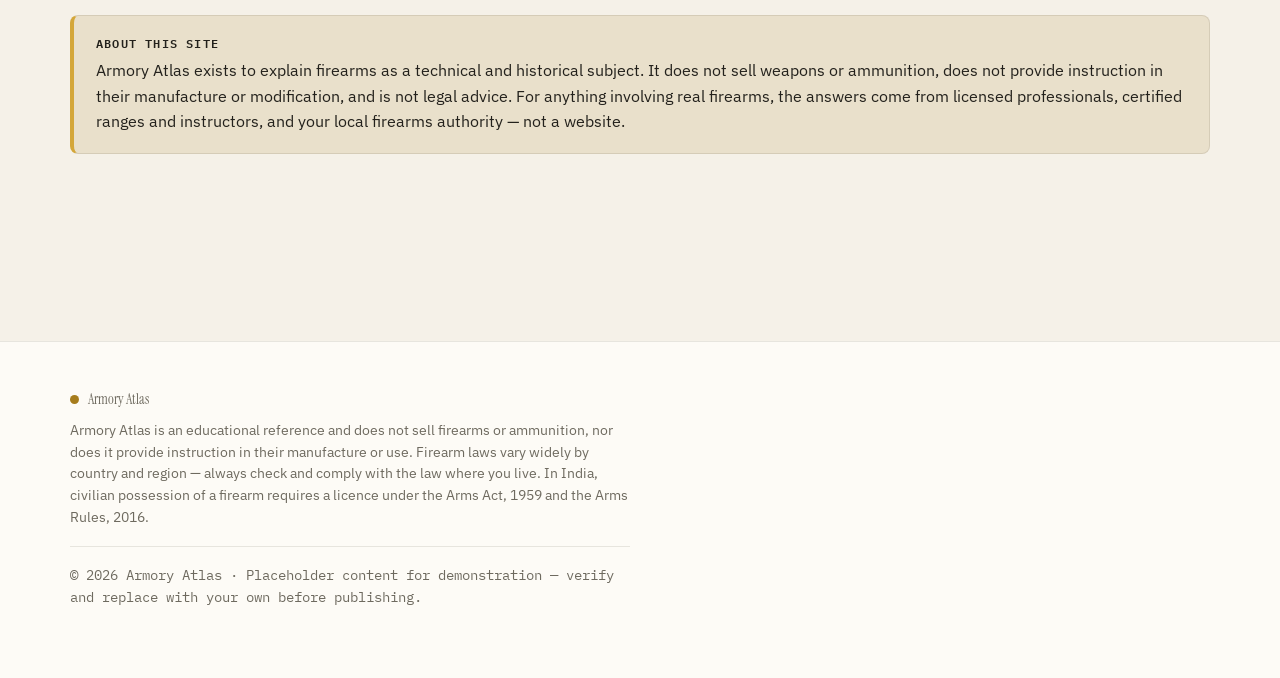
<file: safety.html>
<!DOCTYPE html>
<html lang="en">
<head>
  <meta charset="UTF-8">
  <meta name="viewport" content="width=device-width, initial-scale=1.0">
  <title>Safety — Armory Atlas</title>
  <meta name="description" content="The four universal firearm safety rules, safe storage practice, and the legal context of firearm ownership in India.">
  <link rel="preconnect" href="https://fonts.googleapis.com">
  <link rel="preconnect" href="https://fonts.gstatic.com" crossorigin>
  <link href="https://fonts.googleapis.com/css2?family=Instrument+Serif:ital@0;1&family=IBM+Plex+Sans:wght@400;500;600;700&family=IBM+Plex+Mono:wght@400;500;600&display=swap" rel="stylesheet">
  <link rel="stylesheet" href="assets/css/style.css">
</head>
<body>

  <header class="site-header">
    <div class="wrap header-inner">
      <a class="brand" href="index.html"><span class="brand__mark"></span>Armory Atlas</a>
      <nav class="nav" id="site-nav" aria-label="Primary navigation">
        <a href="index.html">Home</a>
        <a href="pistols.html">Pistols</a>
        <a href="rifles.html">Rifles</a>
        <a href="shotguns.html">Shotguns</a>
        <a href="ammunition.html">Ammunition</a>
        <a href="safety.html" class="is-active">Safety</a>
      </nav>
      <button class="nav-toggle" id="nav-toggle" aria-expanded="false" aria-controls="site-nav">Menu</button>
    </div>
  </header>

  <main>
    <section class="page-head">
      <div class="wrap">
        <span class="eyebrow">Reference · Responsibility</span>
        <h1>Safety First</h1>
        <p class="lead">Every credible firearms organisation — military, police, and civilian — teaches the same short list of rules. They exist because nearly every recorded firearms accident traces back to one of them being skipped. If you remember nothing else from this site, remember these four.</p>
      </div>
    </section>

    <section class="section" style="padding-top:0">
      <div class="wrap">
        <div class="rule-grid">
          <div class="rule-card" style="--i:0">
            <div class="rule-card__num">01</div>
            <h3>Treat every weapon as loaded</h3>
            <p>Assume a firearm is loaded until you have personally verified otherwise — every time you pick it up, no exceptions. "I thought it was empty" is the opening line of most accident reports.</p>
          </div>
          <div class="rule-card" style="--i:1">
            <div class="rule-card__num">02</div>
            <h3>Never point at anything you don't intend to destroy</h3>
            <p>Control the muzzle direction at all times, even when unloaded. Point it at the ground or a safe direction. What the muzzle covers is what a mechanical failure could cost you.</p>
          </div>
          <div class="rule-card" style="--i:2">
            <div class="rule-card__num">03</div>
            <h3>Keep your finger off the trigger</h3>
            <p>Rest the finger straight along the frame outside the trigger guard until you are actually ready to fire. Startle, stumble, or bump — a finger off the trigger keeps them harmless.</p>
          </div>
          <div class="rule-card" style="--i:3">
            <div class="rule-card__num">04</div>
            <h3>Be sure of your target and beyond</h3>
            <p>Bullets don't stop at the thing you aimed at. Identify the target positively, and know what lies behind it — walls, roads, and people you never saw.</p>
          </div>
        </div>
      </div>
    </section>

    <section class="section" style="padding-top:0">
      <div class="wrap">
        <div class="section-head">
          <span class="eyebrow">Between uses</span>
          <h2>Storage & transport</h2>
        </div>
        <div class="entry-grid">
          <article class="entry-card">
            <div class="entry-card__label">At home</div>
            <h3>Locked, unloaded, separate</h3>
            <p>Store firearms unloaded in a locked cabinet or safe, with ammunition locked away separately. Where children or unauthorised adults could reach them, use trigger or cable locks as well. Unloaded and locked also protects the weapon from theft.</p>
          </article>
          <article class="entry-card">
            <div class="entry-card__label">In transit</div>
            <h3>Cased and out of sight</h3>
            <p>Carry firearms unloaded, in a locked case, with ammunition stored separately — the standard expected by airlines and most licensing regimes alike. Never display a firearm in public view, even legally owned, and never handle it in response to curiosity.</p>
          </article>
          <article class="entry-card">
            <div class="entry-card__label">Maintenance</div>
            <h3>Clear it first, always</h3>
            <p>Before any cleaning or disassembly, unload and physically check the chamber. Most cleaning-bench accidents happen when someone assumed the round they had chambered earlier was gone. Wear eye protection; solvents and springs bite too.</p>
          </article>
        </div>
      </div>
    </section>

    <section class="section" style="padding-top:0">
      <div class="wrap">
        <div class="section-head">
          <span class="eyebrow">Legal context · India</span>
          <h2>The law where our readers are</h2>
        </div>
        <div class="callout callout--info">
          <div class="callout__title">India — Arms Act, 1959 & Arms Rules, 2016</div>
          <p>In India, no civilian may acquire, possess, or transport a firearm without a licence issued by the district or state licensing authority. Licences are granted only for specified purposes (such as target shooting or personal protection, subject to threat assessment) and carry strict storage, reporting, and renewal obligations. Airguns above prescribed energy limits are also regulated. If you are reading this from elsewhere: most jurisdictions have comparable licensing, registration, or permit systems — check your national and local law before anything else.</p>
        </div>
        <div class="callout callout--warning">
          <div class="callout__title">About this site</div>
          <p>Armory Atlas exists to explain firearms as a technical and historical subject. It does not sell weapons or ammunition, does not provide instruction in their manufacture or modification, and is not legal advice. For anything involving real firearms, the answers come from licensed professionals, certified ranges and instructors, and your local firearms authority — not a website.</p>
        </div>
      </div>
    </section>
  </main>

  <footer class="site-footer">
    <div class="wrap">
      <p class="site-footer__brand">Armory Atlas</p>
      <p>Armory Atlas is an educational reference and does not sell firearms or ammunition, nor does it provide instruction in their manufacture or use. Firearm laws vary widely by country and region — always check and comply with the law where you live. In India, civilian possession of a firearm requires a licence under the Arms Act, 1959 and the Arms Rules, 2016.</p>
      <p class="site-footer__fine">© <span data-year>2026</span> Armory Atlas · Placeholder content for demonstration — verify and replace with your own before publishing.</p>
    </div>
  </footer>

  <script src="assets/js/main.js"></script>
</body>
</html>
</file>
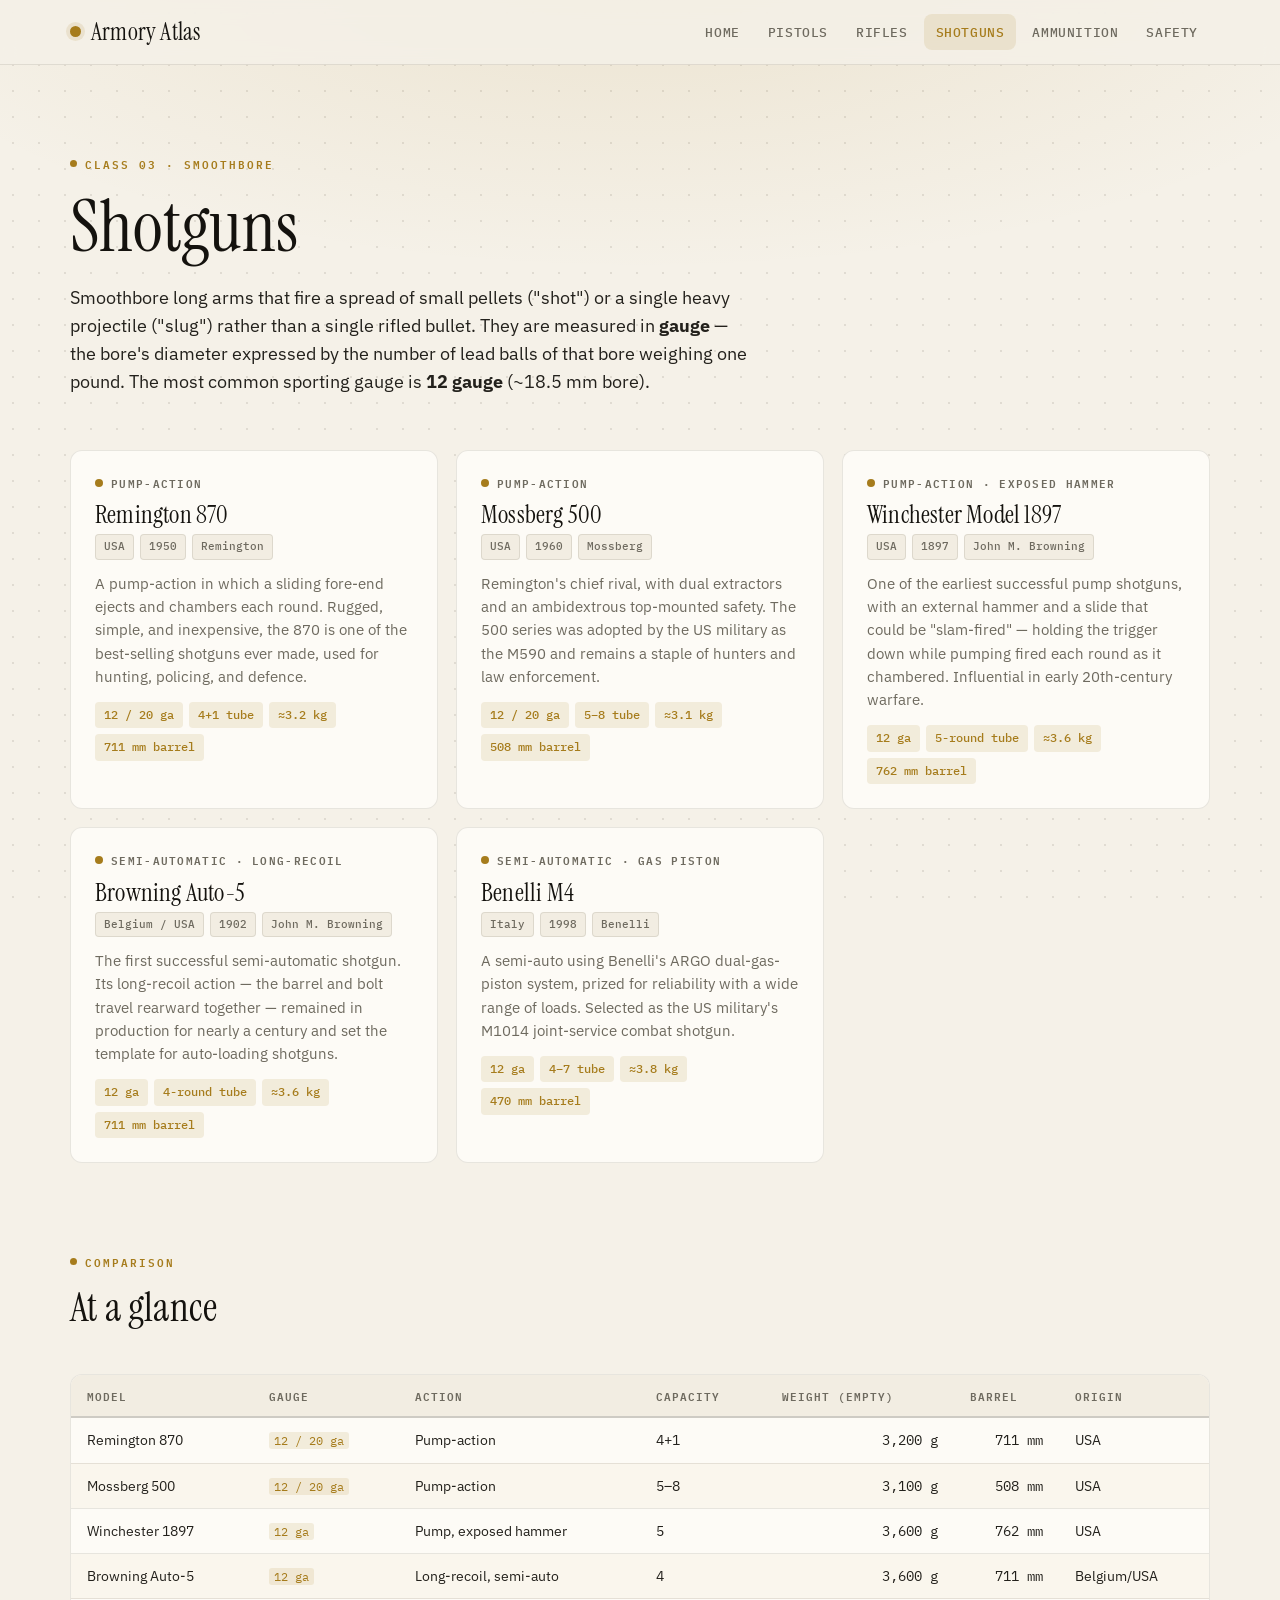
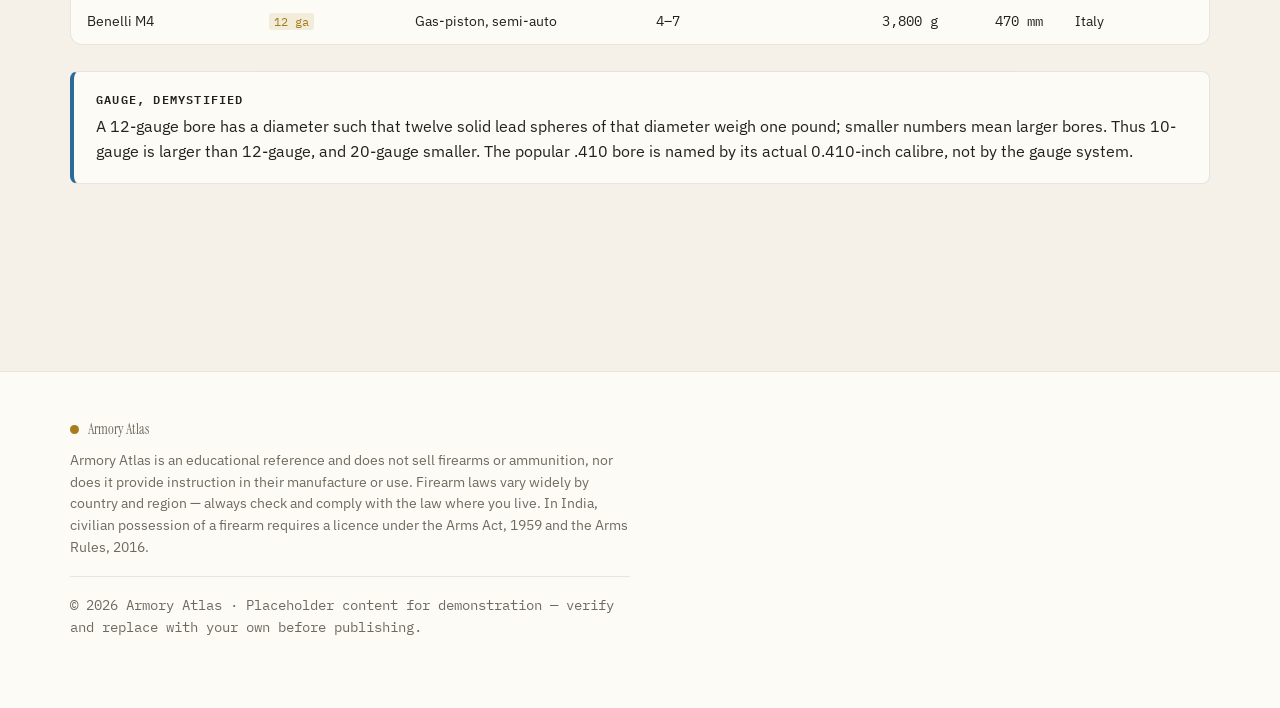
<file: shotguns.html>
<!DOCTYPE html>
<html lang="en">
<head>
  <meta charset="UTF-8">
  <meta name="viewport" content="width=device-width, initial-scale=1.0">
  <title>Shotguns — Armory Atlas</title>
  <meta name="description" content="Reference profiles of notable shotguns: Remington 870, Mossberg 500, Winchester 1897, Browning Auto-5, and the Benelli M4.">
  <link rel="preconnect" href="https://fonts.googleapis.com">
  <link rel="preconnect" href="https://fonts.gstatic.com" crossorigin>
  <link href="https://fonts.googleapis.com/css2?family=Instrument+Serif:ital@0;1&family=IBM+Plex+Sans:wght@400;500;600;700&family=IBM+Plex+Mono:wght@400;500;600&display=swap" rel="stylesheet">
  <link rel="stylesheet" href="assets/css/style.css">
</head>
<body>

  <header class="site-header">
    <div class="wrap header-inner">
      <a class="brand" href="index.html"><span class="brand__mark"></span>Armory Atlas</a>
      <nav class="nav" id="site-nav" aria-label="Primary navigation">
        <a href="index.html">Home</a>
        <a href="pistols.html">Pistols</a>
        <a href="rifles.html">Rifles</a>
        <a href="shotguns.html" class="is-active">Shotguns</a>
        <a href="ammunition.html">Ammunition</a>
        <a href="safety.html">Safety</a>
      </nav>
      <button class="nav-toggle" id="nav-toggle" aria-expanded="false" aria-controls="site-nav">Menu</button>
    </div>
  </header>

  <main>
    <section class="page-head">
      <div class="wrap">
        <span class="eyebrow">Class 03 · Smoothbore</span>
        <h1>Shotguns</h1>
        <p class="lead">Smoothbore long arms that fire a spread of small pellets ("shot") or a single heavy projectile ("slug") rather than a single rifled bullet. They are measured in <strong>gauge</strong> — the bore's diameter expressed by the number of lead balls of that bore weighing one pound. The most common sporting gauge is <strong>12 gauge</strong> (~18.5&nbsp;mm bore).</p>
      </div>
    </section>

    <section class="section" style="padding-top:0">
      <div class="wrap">
        <div class="entry-grid">

          <article class="entry-card" style="--i:0">
            <div class="entry-card__label">Pump-action</div>
            <h3>Remington 870</h3>
            <div class="meta-row"><span class="tag">USA</span><span class="tag">1950</span><span class="tag">Remington</span></div>
            <p>A pump-action in which a sliding fore-end ejects and chambers each round. Rugged, simple, and inexpensive, the 870 is one of the best-selling shotguns ever made, used for hunting, policing, and defence.</p>
            <div class="chips"><span class="chip">12 / 20 ga</span><span class="chip">4+1 tube</span><span class="chip">≈3.2 kg</span><span class="chip">711 mm barrel</span></div>
          </article>

          <article class="entry-card" style="--i:1">
            <div class="entry-card__label">Pump-action</div>
            <h3>Mossberg 500</h3>
            <div class="meta-row"><span class="tag">USA</span><span class="tag">1960</span><span class="tag">Mossberg</span></div>
            <p>Remington's chief rival, with dual extractors and an ambidextrous top-mounted safety. The 500 series was adopted by the US military as the M590 and remains a staple of hunters and law enforcement.</p>
            <div class="chips"><span class="chip">12 / 20 ga</span><span class="chip">5–8 tube</span><span class="chip">≈3.1 kg</span><span class="chip">508 mm barrel</span></div>
          </article>

          <article class="entry-card" style="--i:2">
            <div class="entry-card__label">Pump-action · Exposed hammer</div>
            <h3>Winchester Model 1897</h3>
            <div class="meta-row"><span class="tag">USA</span><span class="tag">1897</span><span class="tag">John M. Browning</span></div>
            <p>One of the earliest successful pump shotguns, with an external hammer and a slide that could be "slam-fired" — holding the trigger down while pumping fired each round as it chambered. Influential in early 20th-century warfare.</p>
            <div class="chips"><span class="chip">12 ga</span><span class="chip">5-round tube</span><span class="chip">≈3.6 kg</span><span class="chip">762 mm barrel</span></div>
          </article>

          <article class="entry-card" style="--i:3">
            <div class="entry-card__label">Semi-automatic · Long-recoil</div>
            <h3>Browning Auto-5</h3>
            <div class="meta-row"><span class="tag">Belgium / USA</span><span class="tag">1902</span><span class="tag">John M. Browning</span></div>
            <p>The first successful semi-automatic shotgun. Its long-recoil action — the barrel and bolt travel rearward together — remained in production for nearly a century and set the template for auto-loading shotguns.</p>
            <div class="chips"><span class="chip">12 ga</span><span class="chip">4-round tube</span><span class="chip">≈3.6 kg</span><span class="chip">711 mm barrel</span></div>
          </article>

          <article class="entry-card" style="--i:4">
            <div class="entry-card__label">Semi-automatic · Gas piston</div>
            <h3>Benelli M4</h3>
            <div class="meta-row"><span class="tag">Italy</span><span class="tag">1998</span><span class="tag">Benelli</span></div>
            <p>A semi-auto using Benelli's ARGO dual-gas-piston system, prized for reliability with a wide range of loads. Selected as the US military's M1014 joint-service combat shotgun.</p>
            <div class="chips"><span class="chip">12 ga</span><span class="chip">4–7 tube</span><span class="chip">≈3.8 kg</span><span class="chip">470 mm barrel</span></div>
          </article>

        </div>
      </div>
    </section>

    <section class="section" style="padding-top:0">
      <div class="wrap">
        <div class="section-head">
          <span class="eyebrow">Comparison</span>
          <h2>At a glance</h2>
        </div>
        <div class="table-wrap">
          <div class="table-scroll">
            <table class="data-table">
              <thead>
                <tr>
                  <th>Model</th><th>Gauge</th><th>Action</th><th>Capacity</th><th>Weight (empty)</th><th>Barrel</th><th>Origin</th>
                </tr>
              </thead>
              <tbody>
                <tr><td class="name">Remington 870</td><td><code>12 / 20 ga</code></td><td>Pump-action</td><td>4+1</td><td class="num">3,200 g</td><td class="num">711 mm</td><td>USA</td></tr>
                <tr><td class="name">Mossberg 500</td><td><code>12 / 20 ga</code></td><td>Pump-action</td><td>5–8</td><td class="num">3,100 g</td><td class="num">508 mm</td><td>USA</td></tr>
                <tr><td class="name">Winchester 1897</td><td><code>12 ga</code></td><td>Pump, exposed hammer</td><td>5</td><td class="num">3,600 g</td><td class="num">762 mm</td><td>USA</td></tr>
                <tr><td class="name">Browning Auto-5</td><td><code>12 ga</code></td><td>Long-recoil, semi-auto</td><td>4</td><td class="num">3,600 g</td><td class="num">711 mm</td><td>Belgium/USA</td></tr>
                <tr><td class="name">Benelli M4</td><td><code>12 ga</code></td><td>Gas-piston, semi-auto</td><td>4–7</td><td class="num">3,800 g</td><td class="num">470 mm</td><td>Italy</td></tr>
              </tbody>
            </table>
          </div>
        </div>
        <div class="callout callout--info">
          <div class="callout__title">Gauge, demystified</div>
          <p>A 12-gauge bore has a diameter such that twelve solid lead spheres of that diameter weigh one pound; smaller numbers mean larger bores. Thus 10-gauge is larger than 12-gauge, and 20-gauge smaller. The popular .410 bore is named by its actual 0.410-inch calibre, not by the gauge system.</p>
        </div>
      </div>
    </section>
  </main>

  <footer class="site-footer">
    <div class="wrap">
      <p class="site-footer__brand">Armory Atlas</p>
      <p>Armory Atlas is an educational reference and does not sell firearms or ammunition, nor does it provide instruction in their manufacture or use. Firearm laws vary widely by country and region — always check and comply with the law where you live. In India, civilian possession of a firearm requires a licence under the Arms Act, 1959 and the Arms Rules, 2016.</p>
      <p class="site-footer__fine">© <span data-year>2026</span> Armory Atlas · Placeholder content for demonstration — verify and replace with your own before publishing.</p>
    </div>
  </footer>

  <script src="assets/js/main.js"></script>
</body>
</html>
</file>
<file: assets/css/style.css>
/* ===========================================================
   ARMORY ATLAS — shared stylesheet
   Dark graphite + brass editorial/technical reference theme
   =========================================================== */

/* ---------- Theme tokens ---------- */
:root {
  --font-display: 'Instrument Serif', Georgia, 'Times New Roman', serif;
  --font-body: 'IBM Plex Sans', system-ui, -apple-system, sans-serif;
  --font-mono: 'IBM Plex Mono', 'SF Mono', Consolas, monospace;

  /* dark-first palette */
  --bg: #0f141a;
  --surface: #161c24;
  --surface-2: #1d2530;
  --surface-elevated: #212b38;
  --border: rgba(255, 255, 255, 0.07);
  --border-bright: rgba(255, 255, 255, 0.16);
  --text: #ece9e2;
  --text-dim: #94a0ae;
  --text-bright: #fbf9f3;

  --accent: #d4a73a;          /* brass */
  --accent-strong: #e7ba45;
  --accent-dim: rgba(212, 167, 58, 0.12);
  --accent-soft: rgba(212, 167, 58, 0.22);

  --node-a: #d4a73a;          /* brass  — pistols */
  --node-b: #5fae9a;          /* sage   — rifles */
  --node-c: #d06a4a;          /* rust   — shotguns */
  --node-d: #6fa3d6;          /* steel  — ammunition */

  --green: #5fae9a;
  --green-dim: rgba(95, 174, 154, 0.12);
  --amber: #d4a73a;
  --amber-dim: rgba(212, 167, 58, 0.12);
  --red: #d46a4a;
  --red-dim: rgba(212, 106, 74, 0.12);

  --maxw: 1140px;
  --radius: 12px;
  --radius-sm: 8px;

  background-color: var(--bg);
  color-scheme: dark;
}

@media (prefers-color-scheme: light) {
  :root {
    --bg: #f5f1e8;
    --surface: #fdfbf6;
    --surface-2: #f2ede2;
    --surface-elevated: #ffffff;
    --border: rgba(40, 32, 18, 0.10);
    --border-bright: rgba(40, 32, 18, 0.22);
    --text: #23211c;
    --text-dim: #6e6a5f;
    --text-bright: #14120e;

    --accent: #a67c1c;
    --accent-strong: #8a6514;
    --accent-dim: rgba(166, 124, 28, 0.12);
    --accent-soft: rgba(166, 124, 28, 0.24);

    --node-a: #a67c1c;
    --node-b: #2f8773;
    --node-c: #b1491f;
    --node-d: #2c6a98;

    --green: #2f8773;
    --green-dim: rgba(47, 135, 115, 0.12);
    --amber-dim: rgba(166, 124, 28, 0.14);
    --red: #b1491f;
    --red-dim: rgba(177, 73, 31, 0.12);

    color-scheme: light;
  }
}

/* ---------- Reset ---------- */
*, *::before, *::after { box-sizing: border-box; }
html { scroll-behavior: smooth; }
body {
  margin: 0;
  font-family: var(--font-body);
  font-size: 16px;
  line-height: 1.6;
  color: var(--text);
  background-color: var(--bg);
  /* faint dot-grid atmosphere + warm glow up top */
  background-image:
    radial-gradient(ellipse 90% 50% at 50% -5%, var(--accent-dim), transparent 70%),
    radial-gradient(circle, var(--border) 1px, transparent 1px);
  background-size: 100% 100%, 26px 26px;
  background-attachment: fixed;
  -webkit-font-smoothing: antialiased;
  overflow-wrap: break-word;
}
img { max-width: 100%; display: block; }
a { color: var(--accent); text-decoration: none; }
a:hover { color: var(--accent-strong); }

.wrap { width: min(100% - 40px, var(--maxw)); margin-inline: auto; }

/* ---------- Header / nav ---------- */
.site-header {
  position: sticky;
  top: 0;
  z-index: 50;
  backdrop-filter: blur(10px);
  -webkit-backdrop-filter: blur(10px);
  background: color-mix(in srgb, var(--bg) 82%, transparent);
  border-bottom: 1px solid var(--border);
}
.header-inner {
  display: flex;
  align-items: center;
  justify-content: space-between;
  gap: 16px;
  min-height: 64px;
}
.brand {
  font-family: var(--font-display);
  font-size: 24px;
  letter-spacing: 0.2px;
  color: var(--text-bright);
  display: inline-flex;
  align-items: center;
  gap: 10px;
}
.brand__mark {
  width: 11px; height: 11px;
  border-radius: 50%;
  background: var(--accent);
  box-shadow: 0 0 0 4px var(--accent-dim);
}
.nav {
  display: flex;
  gap: 4px;
  align-items: center;
}
.nav a {
  font-family: var(--font-mono);
  font-size: 12.5px;
  font-weight: 500;
  letter-spacing: 0.6px;
  text-transform: uppercase;
  color: var(--text-dim);
  padding: 8px 12px;
  border-radius: var(--radius-sm);
  transition: color 0.15s, background 0.15s;
}
.nav a:hover { color: var(--text); background: var(--border); }
.nav a.is-active { color: var(--accent); background: var(--accent-dim); }

.nav-toggle {
  display: none;
  font-family: var(--font-mono);
  font-size: 12px;
  letter-spacing: 0.6px;
  text-transform: uppercase;
  color: var(--text);
  background: var(--surface);
  border: 1px solid var(--border-bright);
  border-radius: var(--radius-sm);
  padding: 8px 14px;
  cursor: pointer;
}
@media (max-width: 820px) {
  .nav-toggle { display: inline-flex; }
  .nav {
    position: absolute;
    top: 100%;
    left: 0; right: 0;
    flex-direction: column;
    align-items: stretch;
    gap: 2px;
    padding: 8px 12px 14px;
    background: var(--bg);
    border-bottom: 1px solid var(--border);
    transform: translateY(-8px);
    opacity: 0;
    pointer-events: none;
    transition: opacity 0.18s ease, transform 0.18s ease;
  }
  .nav.is-open { opacity: 1; transform: translateY(0); pointer-events: auto; }
  .nav a { padding: 10px 12px; }
}

/* ---------- Layout primitives ---------- */
.section { padding: clamp(40px, 7vw, 84px) 0; }
.section + .section { padding-top: 0; }
.eyebrow {
  font-family: var(--font-mono);
  font-size: 11px;
  font-weight: 600;
  text-transform: uppercase;
  letter-spacing: 2px;
  color: var(--accent);
  display: inline-flex;
  align-items: center;
  gap: 8px;
  margin: 0 0 16px;
}
.eyebrow::before {
  content: '';
  width: 7px; height: 7px;
  border-radius: 50%;
  background: currentColor;
}
h1, h2, h3 { font-family: var(--font-display); font-weight: 400; line-height: 1.08; color: var(--text-bright); letter-spacing: 0.2px; }
h1 { font-size: clamp(40px, 7vw, 72px); margin: 0 0 18px; }
h2 { font-size: clamp(28px, 4vw, 40px); margin: 0 0 14px; }
h3 { font-size: clamp(22px, 2.6vw, 28px); margin: 0 0 10px; }
p { margin: 0 0 1em; }
.lead { font-size: clamp(18px, 1.4vw, 21px); line-height: 1.55; color: var(--text); max-width: 62ch; }
.muted { color: var(--text-dim); }
.section-head { max-width: 70ch; margin-bottom: clamp(28px, 4vw, 44px); }

/* ---------- Hero (home) ---------- */
.hero { padding: clamp(56px, 9vw, 110px) 0 clamp(28px, 4vw, 44px); }
.hero__cta { display: flex; flex-wrap: wrap; gap: 12px; margin-top: 30px; }

.btn {
  display: inline-flex; align-items: center; gap: 8px;
  font-family: var(--font-mono);
  font-size: 13px; font-weight: 600;
  letter-spacing: 0.6px; text-transform: uppercase;
  padding: 13px 22px;
  border-radius: var(--radius-sm);
  border: 1px solid var(--border-bright);
  color: var(--text);
  background: var(--surface);
  transition: transform 0.15s, border-color 0.15s, background 0.15s;
}
.btn:hover { transform: translateY(-1px); color: var(--text-bright); border-color: var(--accent); }
.btn--primary { background: var(--accent); color: #1a1407; border-color: var(--accent); }
.btn--primary:hover { background: var(--accent-strong); color: #1a1407; }

/* ---------- KPI row ---------- */
.kpi-row {
  display: grid;
  grid-template-columns: repeat(auto-fit, minmax(150px, 1fr));
  gap: 14px;
}
.kpi-card {
  background: var(--surface);
  border: 1px solid var(--border);
  border-radius: var(--radius);
  padding: 22px 22px 20px;
}
.kpi-card__value {
  font-family: var(--font-display);
  font-size: 44px;
  line-height: 1;
  color: var(--accent);
}
.kpi-card__label {
  font-family: var(--font-mono);
  font-size: 10.5px;
  font-weight: 600;
  text-transform: uppercase;
  letter-spacing: 1.4px;
  color: var(--text-dim);
  margin-top: 8px;
}

/* ---------- Category grid ---------- */
.cat-grid {
  display: grid;
  grid-template-columns: repeat(auto-fit, minmax(250px, 1fr));
  gap: 18px;
}
.cat-card {
  position: relative;
  display: block;
  background: var(--surface);
  border: 1px solid var(--border);
  border-top: 3px solid var(--accent, var(--node-a));
  border-radius: var(--radius);
  padding: 26px 24px 24px;
  color: var(--text);
  transition: transform 0.18s ease, box-shadow 0.18s ease, border-color 0.18s;
  animation: fadeUp 0.5s ease-out both;
  animation-delay: calc(var(--i, 0) * 0.06s);
}
.cat-card:hover { transform: translateY(-3px); box-shadow: 0 10px 30px rgba(0,0,0,0.28); color: var(--text); }
.cat-card--pistols  { border-top-color: var(--node-a); }
.cat-card--rifles   { border-top-color: var(--node-b); }
.cat-card--shotguns { border-top-color: var(--node-c); }
.cat-card--ammo     { border-top-color: var(--node-d); }
.cat-card__label {
  font-family: var(--font-mono);
  font-size: 10.5px; font-weight: 600;
  text-transform: uppercase; letter-spacing: 1.4px;
  color: var(--text-dim); margin-bottom: 12px;
  display: flex; align-items: center; gap: 8px;
}
.cat-card__label::before {
  content:''; width:8px; height:8px; border-radius:50%; background: var(--accent, var(--node-a));
}
.cat-card--pistols  .cat-card__label::before { background: var(--node-a); }
.cat-card--rifles   .cat-card__label::before { background: var(--node-b); }
.cat-card--shotguns .cat-card__label::before { background: var(--node-c); }
.cat-card--ammo     .cat-card__label::before { background: var(--node-d); }
.cat-card h3 { font-size: 26px; margin-bottom: 8px; }
.cat-card__desc { color: var(--text-dim); font-size: 14.5px; }
.cat-card__more {
  margin-top: 16px; font-family: var(--font-mono); font-size: 12px;
  color: var(--accent); letter-spacing: 0.6px; text-transform: uppercase;
}

/* ---------- Entry (firearm) cards ---------- */
.entry-grid {
  display: grid;
  grid-template-columns: repeat(auto-fill, minmax(300px, 1fr));
  gap: 18px;
}
.entry-card {
  background: var(--surface);
  border: 1px solid var(--border);
  border-radius: var(--radius);
  padding: 24px;
  transition: transform 0.18s ease, box-shadow 0.18s ease;
  animation: fadeUp 0.5s ease-out both;
  animation-delay: calc(var(--i, 0) * 0.05s);
}
.entry-card:hover { transform: translateY(-3px); box-shadow: 0 10px 28px rgba(0,0,0,0.26); }
.entry-card__label {
  font-family: var(--font-mono);
  font-size: 10.5px; font-weight: 600;
  text-transform: uppercase; letter-spacing: 1.3px;
  color: var(--text-dim); margin-bottom: 10px;
  display: flex; align-items: center; gap: 8px;
}
.entry-card__label::before { content:''; width:8px;height:8px;border-radius:50%; background: var(--accent); }
.entry-card h3 { font-size: 25px; margin-bottom: 6px; }
.meta-row { display: flex; flex-wrap: wrap; gap: 6px; margin-bottom: 12px; }
.tag {
  font-family: var(--font-mono);
  font-size: 11px; font-weight: 500;
  padding: 3px 8px; border-radius: 4px;
  background: var(--surface-2);
  color: var(--text-dim);
  border: 1px solid var(--border);
}
.entry-card p { color: var(--text-dim); font-size: 14.5px; margin-bottom: 14px; }
.chips { display: flex; flex-wrap: wrap; gap: 6px; }
.chip {
  font-family: var(--font-mono);
  font-size: 11.5px; font-weight: 500;
  padding: 4px 9px; border-radius: 4px;
  background: var(--accent-dim);
  color: var(--accent);
}

/* ---------- Spec table ---------- */
.table-wrap {
  background: var(--surface);
  border: 1px solid var(--border);
  border-radius: var(--radius);
  overflow: hidden;
  margin-top: 8px;
}
.table-scroll { overflow-x: auto; -webkit-overflow-scrolling: touch; }
.data-table { width: 100%; border-collapse: collapse; font-size: 13.5px; line-height: 1.5; }
.data-table thead th {
  position: sticky; top: 0; z-index: 2;
  background: var(--surface-2);
  font-family: var(--font-mono);
  font-size: 10.5px; font-weight: 600;
  text-transform: uppercase; letter-spacing: 1px;
  color: var(--text-dim); text-align: left;
  padding: 13px 16px;
  border-bottom: 2px solid var(--border-bright);
  white-space: nowrap;
}
.data-table td {
  padding: 12px 16px;
  border-bottom: 1px solid var(--border);
  vertical-align: top;
  color: var(--text);
}
.data-table tbody tr:nth-child(even) { background: color-mix(in srgb, var(--surface) 96%, var(--accent) 4%); }
.data-table tbody tr { transition: background 0.14s; }
.data-table tbody tr:hover { background: var(--accent-dim); }
.data-table tbody tr:last-child td { border-bottom: none; }
.data-table td.num, .data-table th.num { text-align: right; font-variant-numeric: tabular-nums; font-family: var(--font-mono); }
.data-table td .name { font-weight: 600; color: var(--text-bright); }
.data-table td code {
  font-family: var(--font-mono); font-size: 12px;
  background: var(--accent-dim); color: var(--accent);
  padding: 1px 5px; border-radius: 3px;
}

/* filter bar */
.filter-bar {
  display: flex; flex-wrap: wrap; gap: 12px; align-items: center;
  margin: 4px 0 18px;
}
.filter-bar input {
  flex: 1; min-width: 220px;
  font-family: var(--font-mono); font-size: 14px;
  color: var(--text);
  background: var(--surface);
  border: 1px solid var(--border-bright);
  border-radius: var(--radius-sm);
  padding: 11px 14px;
}
.filter-bar input::placeholder { color: var(--text-dim); }
.filter-bar input:focus { outline: none; border-color: var(--accent); }
.filter-bar .count { font-family: var(--font-mono); font-size: 12px; color: var(--text-dim); }

/* ---------- Callouts ---------- */
.callout {
  border-left: 4px solid var(--accent);
  background: var(--surface);
  border: 1px solid var(--border);
  border-left-width: 4px;
  border-radius: var(--radius-sm);
  padding: 18px 22px;
  margin: 26px 0;
}
.callout--warning { border-left-color: var(--amber); background: var(--amber-dim); }
.callout--info    { border-left-color: var(--node-d); }
.callout__title {
  font-family: var(--font-mono);
  font-size: 11.5px; font-weight: 600;
  text-transform: uppercase; letter-spacing: 1.2px;
  margin-bottom: 6px;
}
.callout p:last-child { margin-bottom: 0; }

/* ---------- Safety rule cards ---------- */
.rule-grid {
  display: grid;
  grid-template-columns: repeat(auto-fit, minmax(240px, 1fr));
  gap: 16px;
}
.rule-card {
  background: var(--surface);
  border: 1px solid var(--border);
  border-radius: var(--radius);
  padding: 24px;
  position: relative;
  animation: fadeUp 0.5s ease-out both;
  animation-delay: calc(var(--i, 0) * 0.07s);
}
.rule-card__num {
  font-family: var(--font-display);
  font-size: 40px; line-height: 1;
  color: var(--accent);
  opacity: 0.55;
}
.rule-card h3 { font-size: 22px; margin: 6px 0 8px; }
.rule-card p { color: var(--text-dim); font-size: 14.5px; margin: 0; }

/* ---------- Collapsible ---------- */
details.collapsible {
  border: 1px solid var(--border);
  border-radius: var(--radius);
  overflow: hidden;
  background: var(--surface);
}
details.collapsible + details.collapsible { margin-top: 10px; }
details.collapsible summary {
  padding: 15px 20px;
  font-family: var(--font-mono);
  font-size: 12.5px; font-weight: 600;
  cursor: pointer; list-style: none;
  display: flex; align-items: center; gap: 10px;
  color: var(--text);
}
details.collapsible summary::-webkit-details-marker { display: none; }
details.collapsible summary::before {
  content: '▸'; font-size: 11px; color: var(--text-dim);
  transition: transform 0.15s;
}
details.collapsible[open] summary::before { transform: rotate(90deg); }
details.collapsible .body { padding: 4px 20px 18px; color: var(--text-dim); font-size: 14.5px; }

/* ---------- Page head ---------- */
.page-head { padding: clamp(48px, 7vw, 84px) 0 clamp(24px, 3vw, 36px); }

/* ---------- Featured mini-cards ---------- */
.feature-grid {
  display: grid;
  grid-template-columns: repeat(auto-fit, minmax(220px, 1fr));
  gap: 14px;
}
.feature-card {
  background: var(--surface);
  border: 1px solid var(--border);
  border-radius: var(--radius-sm);
  padding: 18px 20px;
  transition: border-color 0.15s;
}
.feature-card:hover { border-color: var(--accent); }
.feature-card__label {
  font-family: var(--font-mono);
  font-size: 10px; font-weight: 600;
  text-transform: uppercase; letter-spacing: 1.2px;
  color: var(--text-dim); margin-bottom: 6px;
}
.feature-card h3 { font-size: 20px; }
.feature-card p { font-size: 13.5px; color: var(--text-dim); margin: 4px 0 0; }

/* ---------- Footer ---------- */
.site-footer {
  border-top: 1px solid var(--border);
  margin-top: clamp(40px, 6vw, 80px);
  padding: 44px 0 56px;
  background: var(--surface);
}
.site-footer__brand {
  font-family: var(--font-display);
  font-size: 22px;
  color: var(--text-bright);
  margin: 0 0 10px;
  display: inline-flex; align-items: center; gap: 9px;
}
.site-footer__brand::before {
  content:''; width:9px;height:9px;border-radius:50%; background:var(--accent);
}
.site-footer p { color: var(--text-dim); font-size: 13.5px; max-width: 70ch; }
.site-footer__fine {
  font-family: var(--font-mono); font-size: 11.5px;
  margin-top: 18px; padding-top: 18px;
  border-top: 1px solid var(--border);
}

/* ---------- Animations ---------- */
@keyframes fadeUp {
  from { opacity: 0; transform: translateY(14px); }
  to   { opacity: 1; transform: translateY(0); }
}
.fade { animation: fadeUp 0.5s ease-out both; animation-delay: calc(var(--i, 0) * 0.06s); }

@media (prefers-reduced-motion: reduce) {
  *, *::before, *::after {
    animation-duration: 0.01ms !important;
    transition-duration: 0.01ms !important;
  }
}

/* overflow safety */
.grid > *, .flex > * { min-width: 0; }
</file>
